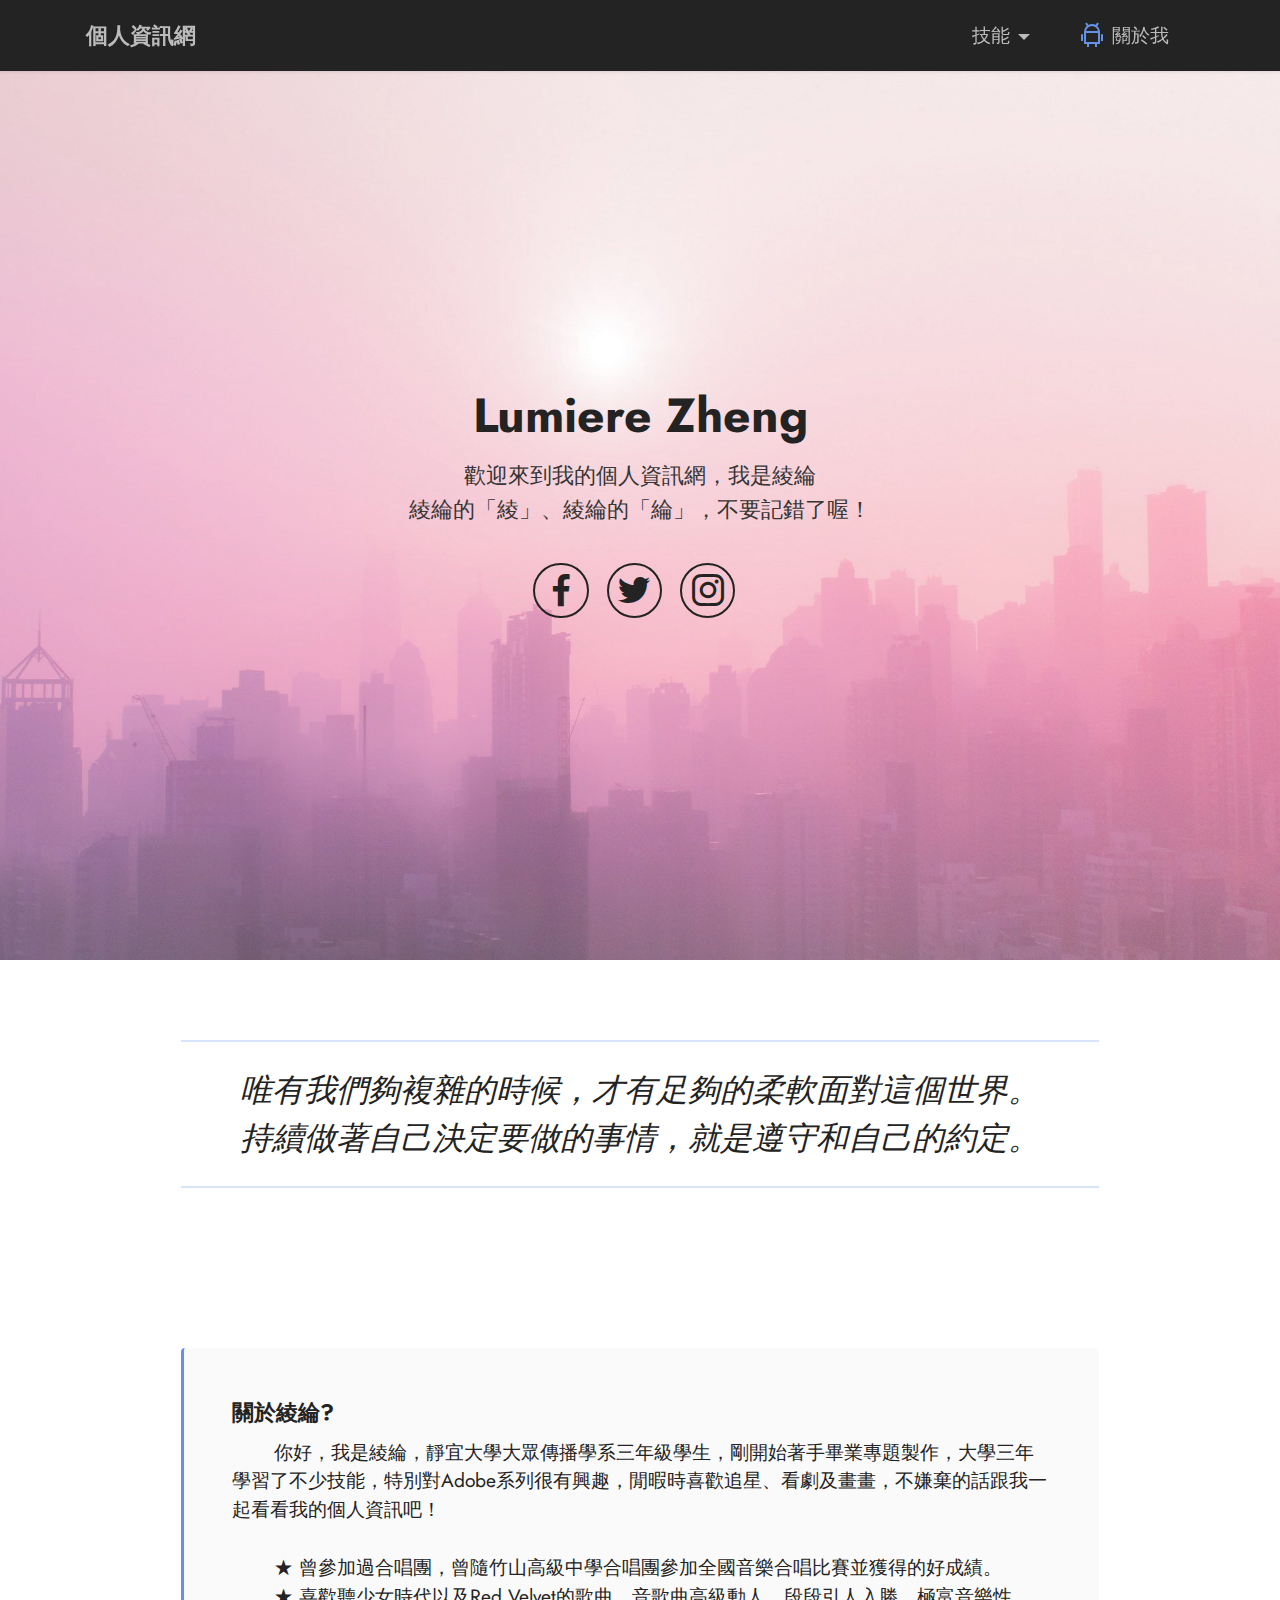
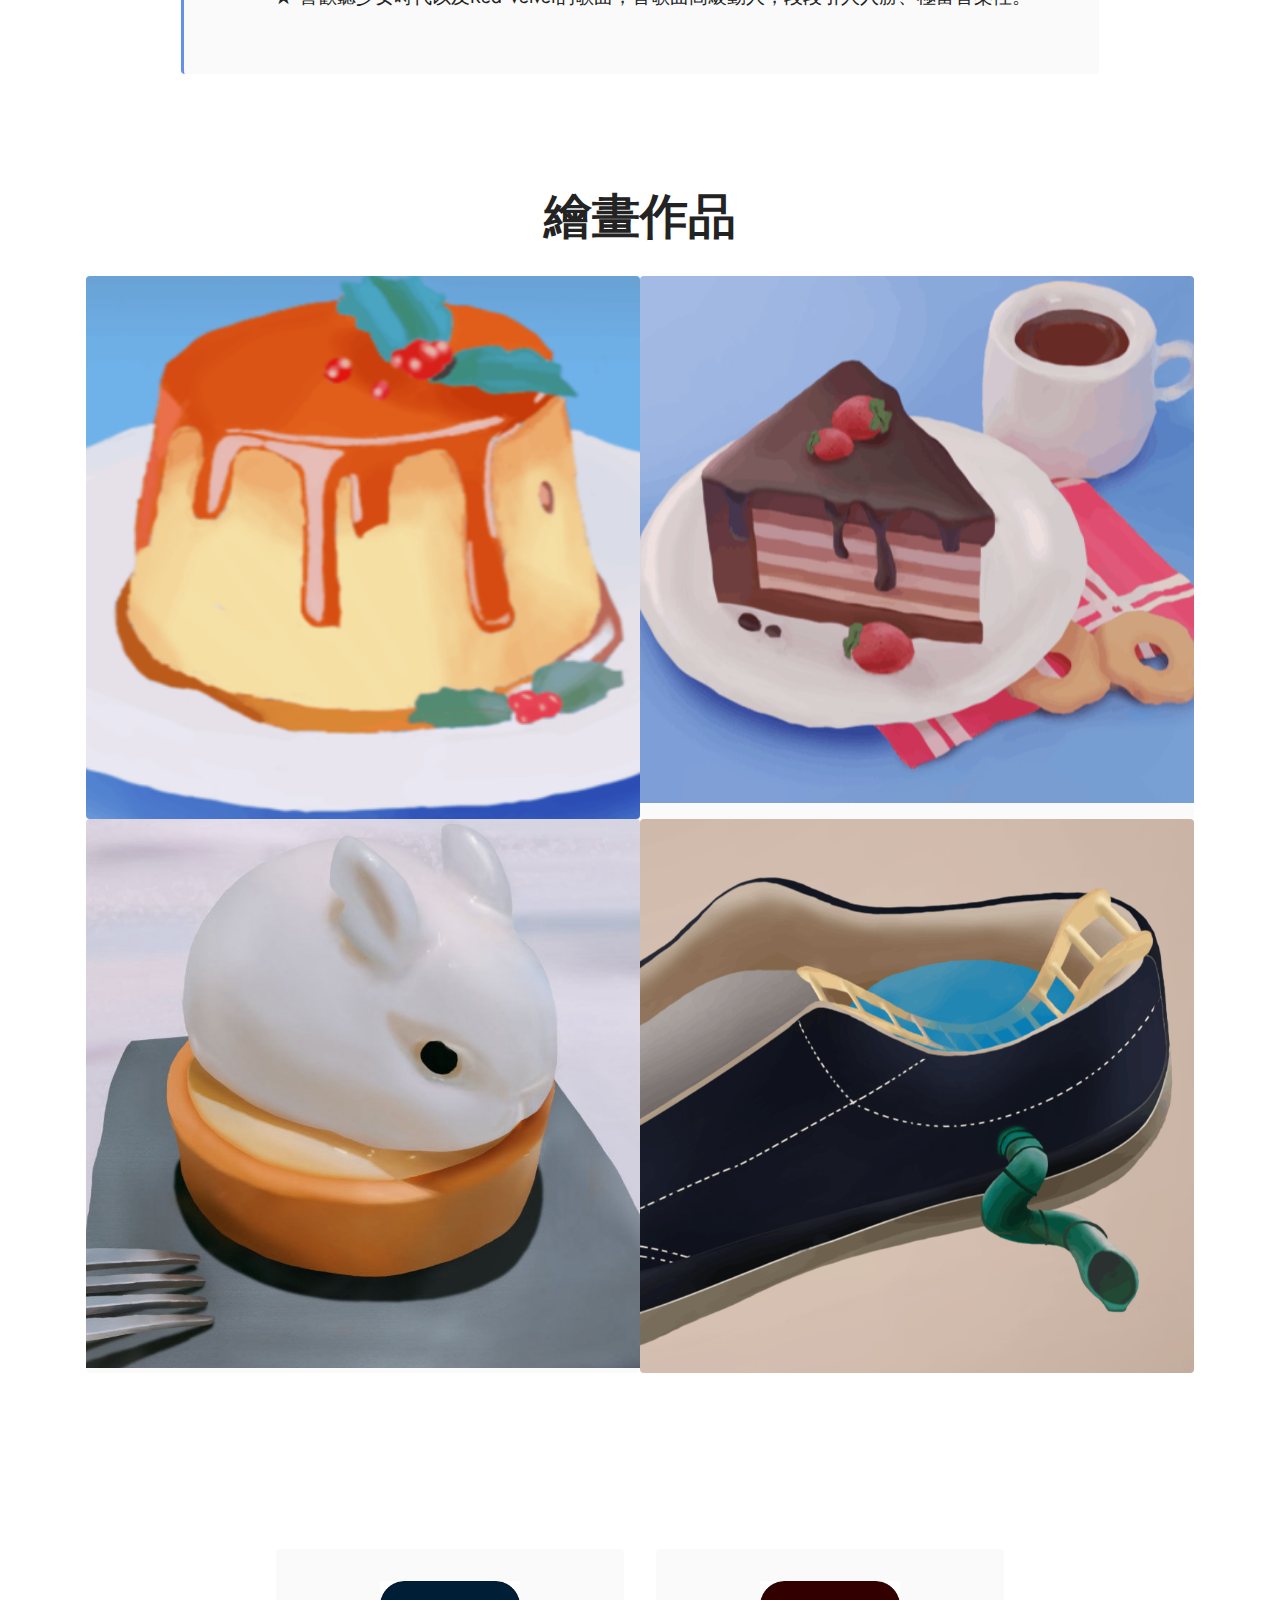
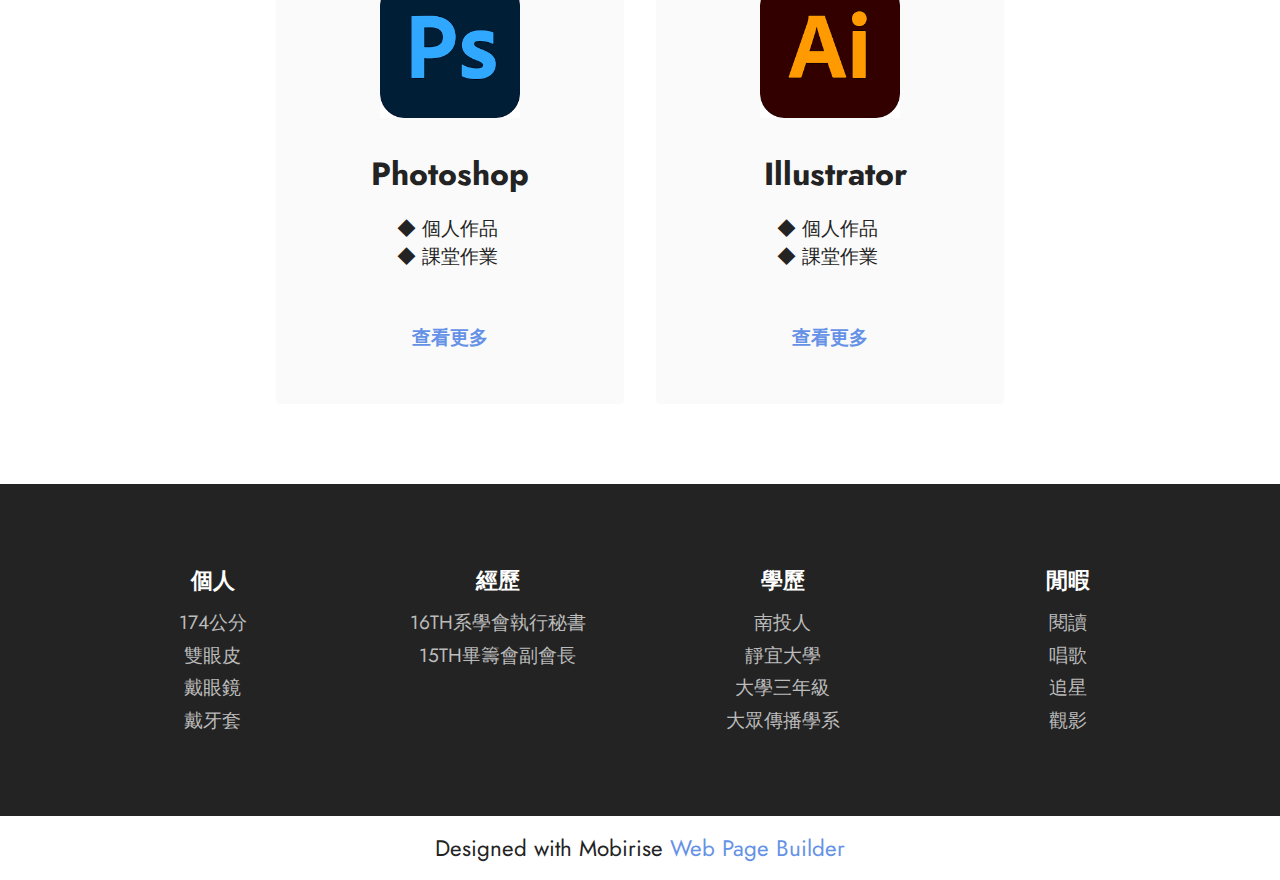
<file: index.html>
<!DOCTYPE html>
<html  >
<head>
  <!-- Site made with Mobirise Website Builder v5.6.5, https://mobirise.com -->
  <meta charset="UTF-8">
  <meta http-equiv="X-UA-Compatible" content="IE=edge">
  <meta name="generator" content="Mobirise v5.6.5, mobirise.com">
  <meta name="twitter:card" content="summary_large_image"/>
  <meta name="twitter:image:src" content="">
  <meta property="og:image" content="">
  <meta name="twitter:title" content="Home">
  <meta name="viewport" content="width=device-width, initial-scale=1, minimum-scale=1">
  <link rel="shortcut icon" href="assets/images/logo.png" type="image/x-icon">
  <meta name="description" content="">
  
  
  <title>Home</title>
  <link rel="stylesheet" href="assets/web/assets/mobirise-icons2/mobirise2.css">
  <link rel="stylesheet" href="assets/bootstrap/css/bootstrap.min.css">
  <link rel="stylesheet" href="assets/bootstrap/css/bootstrap-grid.min.css">
  <link rel="stylesheet" href="assets/bootstrap/css/bootstrap-reboot.min.css">
  <link rel="stylesheet" href="assets/dropdown/css/style.css">
  <link rel="stylesheet" href="assets/socicon/css/styles.css">
  <link rel="stylesheet" href="assets/theme/css/style.css">
  <link rel="preload" href="https://fonts.googleapis.com/css?family=Noto+Sans+JP:100,300,400,500,700,900&display=swap" as="style" onload="this.onload=null;this.rel='stylesheet'">
  <noscript><link rel="stylesheet" href="https://fonts.googleapis.com/css?family=Noto+Sans+JP:100,300,400,500,700,900&display=swap"></noscript>
  <link rel="preload" href="https://fonts.googleapis.com/css?family=Jost:100,200,300,400,500,600,700,800,900,100i,200i,300i,400i,500i,600i,700i,800i,900i&display=swap" as="style" onload="this.onload=null;this.rel='stylesheet'">
  <noscript><link rel="stylesheet" href="https://fonts.googleapis.com/css?family=Jost:100,200,300,400,500,600,700,800,900,100i,200i,300i,400i,500i,600i,700i,800i,900i&display=swap"></noscript>
  <link rel="preload" as="style" href="assets/mobirise/css/mbr-additional.css"><link rel="stylesheet" href="assets/mobirise/css/mbr-additional.css" type="text/css">
  
  
  
  
</head>
<body>
  
  <section data-bs-version="5.1" class="menu menu1 cid-t1EAezo8p9" once="menu" id="menu1-3">
    

    <nav class="navbar navbar-dropdown navbar-fixed-top navbar-expand-lg">
        <div class="container">
            <div class="navbar-brand">
                
                <span class="navbar-caption-wrap"><a class="navbar-caption text-warning text-primary display-7" href="index.html#top">個人資訊網<br></a></span>
            </div>
            <button class="navbar-toggler" type="button" data-toggle="collapse" data-bs-toggle="collapse" data-target="#navbarSupportedContent" data-bs-target="#navbarSupportedContent" aria-controls="navbarNavAltMarkup" aria-expanded="false" aria-label="Toggle navigation">
                <div class="hamburger">
                    <span></span>
                    <span></span>
                    <span></span>
                    <span></span>
                </div>
            </button>
            <div class="collapse navbar-collapse" id="navbarSupportedContent">
                <ul class="navbar-nav nav-dropdown nav-right" data-app-modern-menu="true"><li class="nav-item dropdown"><a class="nav-link link dropdown-toggle text-warning display-4" href="https://mobiri.se" data-toggle="dropdown-submenu" data-bs-toggle="dropdown" data-bs-auto-close="outside" aria-expanded="false">技能</a><div class="dropdown-menu" aria-labelledby="dropdown-476"><a class="dropdown-item show text-warning text-primary display-4" href="index.html#gallery1-m">繪畫</a><a class="dropdown-item text-warning text-primary display-4" href="index.html#clients2-b" aria-expanded="false">Adobe</a></div>
                    </li><li class="nav-item"><a class="nav-link link text-warning text-primary display-4" href="index.html#content7-9"><span class="mobi-mbri mobi-mbri-android mbr-iconfont mbr-iconfont-btn" style="color: rgb(101, 146, 230);"></span>關於我</a></li></ul>
                
                
            </div>
        </div>
    </nav>
</section>

<section data-bs-version="5.1" class="header13 cid-t1EAMsjUXX mbr-fullscreen" id="header13-4">

    

    <div class="mbr-overlay" style="opacity: 0.2; background-color: rgb(255, 255, 255);"></div>

    <div class="align-center container">
        <div class="row justify-content-center">
            <div class="col-12 col-lg-10">
                <h1 class="mbr-section-title mbr-fonts-style mb-3 display-2"><strong>Lumiere Zheng</strong></h1>
                
                <p class="mbr-text mbr-fonts-style mb-3 display-7">
                    歡迎來到我的個人資訊網，我是綾綸<br>綾綸的「綾」、綾綸的「綸」，不要記錯了喔！</p>
                
                <div class="social-row display-7 mt-5">
                    <div class="soc-item">
                        <a href="https://www.facebook.com/lun.lin.102" target="_blank">
                            <span class="mbr-iconfont socicon-facebook socicon"></span>
                        </a>
                    </div>
                    <div class="soc-item">
                        <a href="https://twitter.com/J_Ling_Lun" target="_blank">
                            <span class="mbr-iconfont socicon-twitter socicon"></span>
                        </a>
                    </div>
                    <div class="soc-item">
                        <a href="https://www.instagram.com/linglun0928/" target="_blank">
                            <span class="mbr-iconfont socicon-instagram socicon"></span>
                        </a>
                    </div>
                    
                    
                </div>
            </div>
        </div>
    </div>
</section>

<section data-bs-version="5.1" class="content6 cid-t1EC8J35Hp" id="content6-8">
    
    <div class="container">
        <div class="row justify-content-center">
            <div class="col-md-12 col-lg-10">
                <hr class="line">
                <p class="mbr-text align-center mbr-fonts-style my-4 display-5"><em>唯有我們夠複雜的時候，才有足夠的柔軟面對這個世界。</em><br><em>持續做著自己決定要做的事情，就是遵守和自己的約定。</em></p>
                <hr class="line">
            </div>
        </div>
    </div>
</section>

<section data-bs-version="5.1" class="content7 cid-t1EC95KfNE" id="content7-9">
    
    <div class="container">
        <div class="row justify-content-center">
            <div class="col-12 col-md-10">
                <blockquote>
                <h5 class="mbr-section-title mbr-fonts-style mb-2 display-7"><strong>關於綾綸?</strong></h5>
                <p class="mbr-text mbr-fonts-style display-4">&nbsp; &nbsp; &nbsp; &nbsp;你好，我是綾綸，靜宜大學大眾傳播學系三年級學生，剛開始著手畢業專題製作，大學三年學習了不少技能，特別對Adobe系列很有興趣，閒暇時喜歡追星、看劇及畫畫，不嫌棄的話跟我一起看看我的個人資訊吧！<br><br>&nbsp; &nbsp; &nbsp; &nbsp;★ 曾參加過合唱團，曾隨竹山高級中學合唱團參加全國音樂合唱比賽並獲得的好成績。<br>&nbsp; &nbsp; &nbsp; &nbsp;★ 喜歡聽少女時代以及Red Velvet的歌曲，音歌曲高級動人，段段引人入勝、極富音樂性。</p></blockquote>
            </div>
        </div>
    </div>
</section>

<section data-bs-version="5.1" class="gallery1 cid-t2f5cG89qw" id="gallery1-m">
    
    
    <div class="container">
        <div class="mbr-section-head">
            <h4 class="mbr-section-title mbr-fonts-style align-center mb-0 display-2">
                <strong>繪畫作品</strong></h4>
            
        </div>
        <div class="row mt-4">
            <div class="item features-image сol-12 col-md-6 col-lg-6 active">
                <div class="item-wrapper">
                    <div class="item-img">
                        <img src="assets/images/-577x564.png" alt="Mobirise Website Builder" data-slide-to="0" data-bs-slide-to="0">
                    </div>
                    
                    
                </div>
            </div>
            
            <div class="item features-image сol-12 col-md-6 col-lg-6">
                <div class="item-wrapper">
                    <div class="item-img">
                        <img src="assets/images/-592x563.png" alt="Mobirise Website Builder" data-slide-to="1" data-bs-slide-to="1">
                    </div>
                    
                    
                </div>
            </div>
            <div class="item features-image сol-12 col-md-6 col-lg-6">
                <div class="item-wrapper">
                    <div class="item-img">
                        <img src="assets/images/-968x960.jpeg" alt="Mobirise Website Builder" title="" data-slide-to="2" data-bs-slide-to="2">
                    </div>
                    
                    
                </div>
            </div><div class="item features-image сol-12 col-md-6 col-lg-6">
                <div class="item-wrapper">
                    <div class="item-img">
                        <img src="assets/images/-1890x945.png" alt="Mobirise Website Builder" title="" data-slide-to="3" data-bs-slide-to="3">
                    </div>
                    
                    
                </div>
            </div>
        </div>
    </div>
</section>

<section data-bs-version="5.1" class="clients2 cid-t1ECCTf0uk" id="clients2-b">

    

    
    <div class="container">
        <div class="row justify-content-center">
            <div class="card col-12 col-md-6 col-lg-4">
                <div class="card-wrapper">
                    <div class="img-wrapper">
                        <img src="assets/images/-227x222.png" alt="Mobirise Website Builder">
                    </div>
                    <div class="card-box align-center">
                        
                        <h5 class="card-title mbr-fonts-style mb-3 display-5">
                            <strong>Photoshop</strong></h5>
                        <p class="mbr-text mbr-fonts-style mb-4 display-4">◆ 個人作品&nbsp;<br>◆ 課堂作業&nbsp;<br></p>
                        <div class="mbr-section-btn mt-3"><a class="btn btn-primary-outline display-4" href="page1.html#top">查看更多</a></div>
                    </div>
                </div>
            </div>
            <div class="card col-12 col-md-6 col-lg-4">
                <div class="card-wrapper">
                    <div class="img-wrapper">
                        <img src="assets/images/-1-227x222.png" alt="Mobirise Website Builder">
                    </div>
                    <div class="card-box align-center">
                        
                        <h5 class="card-title mbr-fonts-style mb-3 display-5"><strong>&nbsp;Illustrator</strong></h5>
                        <p class="mbr-text mbr-fonts-style mb-4 display-4">◆ 個人作品&nbsp;<br>◆ 課堂作業&nbsp;</p>
                        <div class="mbr-section-btn mt-3"><a class="btn btn-primary-outline display-4" href="page2.html#top">查看更多</a></div>
                    </div>
                </div>
            </div>
            
            
        </div>
    </div>
</section>

<section data-bs-version="5.1" class="footer2 cid-t1ECJlq0nT" once="footers" id="footer2-f">

    
    
    <div class="container">
        <div class="row mbr-white">
            <div class="col-6 col-md-4 col-lg-3">
                <h5 class="mbr-section-subtitle mbr-fonts-style mb-2 display-7"><strong>個人</strong></h5>
                <ul class="list mbr-fonts-style display-4">
                    <li class="mbr-text item-wrap">174公分</li>
                    <li class="mbr-text item-wrap">雙眼皮</li><li class="mbr-text item-wrap">戴眼鏡</li><li class="mbr-text item-wrap">戴牙套</li>
                </ul>
            </div>
            <div class="col-6 col-md-4 col-lg-3">
                <h5 class="mbr-section-subtitle mbr-fonts-style mb-2 display-7">
                    <strong>經歷</strong></h5>
                <ul class="list mbr-fonts-style display-4">
                    <li class="mbr-text item-wrap">16TH系學會執行秘書</li>
                    <li class="mbr-text item-wrap">15TH畢籌會副會長</li>
                </ul>
            </div>
            <div class="col-6 col-md-4 col-lg-3">
                <h5 class="mbr-section-subtitle mbr-fonts-style mb-2 display-7"><strong>學歷</strong></h5>
                <ul class="list mbr-fonts-style display-4">
                    <li class="mbr-text item-wrap">南投人
</li><li class="mbr-text item-wrap">靜宜大學
</li><li class="mbr-text item-wrap">大學三年級
</li><li class="mbr-text item-wrap">大眾傳播學系</li>
                </ul>
            </div>
            <div class="col-6 col-md-4 col-lg-3">
                <h5 class="mbr-section-subtitle mbr-fonts-style mb-2 display-7"><strong>閒暇</strong></h5>
                <ul class="list mbr-fonts-style display-4">
                    <li class="mbr-text item-wrap"><span style="font-size: 1.2rem;">閱讀</span><br></li><li class="mbr-text item-wrap">唱歌
</li><li class="mbr-text item-wrap">追星
</li><li class="mbr-text item-wrap">觀影</li>
                </ul>
            </div>
            
        </div>
    </div>
</section><section class="display-7" style="padding: 0;align-items: center;justify-content: center;flex-wrap: wrap;    align-content: center;display: flex;position: relative;height: 4rem;"><a href="https://mobiri.se/2739103" style="flex: 1 1;height: 4rem;position: absolute;width: 100%;z-index: 1;"><img alt="" style="height: 4rem;" src="[data-uri]"></a><p style="margin: 0;text-align: center;" class="display-7">Designed with Mobirise &#8204;</p><a style="z-index:1" href="https://mobirise.com/web-page-maker.html">Web Page Builder</a></section><script src="assets/bootstrap/js/bootstrap.bundle.min.js"></script>  <script src="assets/smoothscroll/smooth-scroll.js"></script>  <script src="assets/ytplayer/index.js"></script>  <script src="assets/dropdown/js/navbar-dropdown.js"></script>  <script src="assets/theme/js/script.js"></script>  
  
  
</body>
</html>
</file>
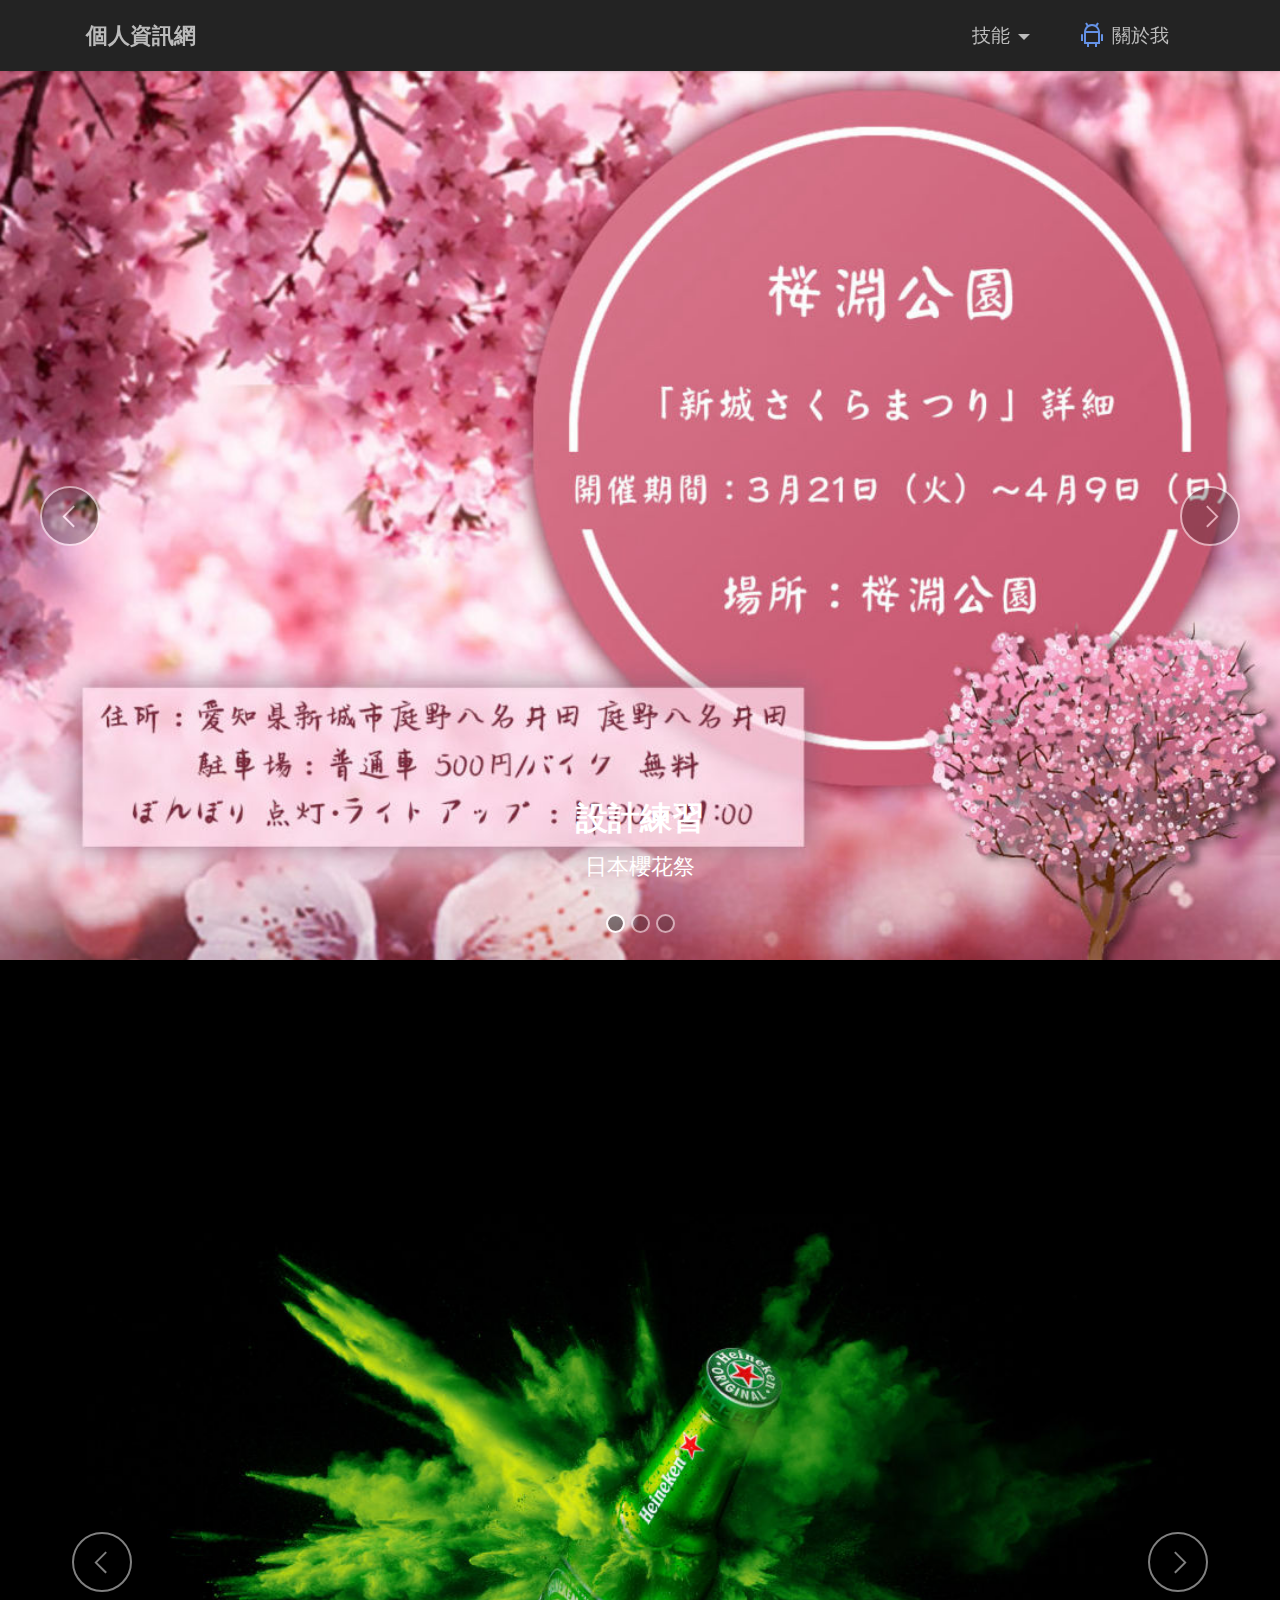
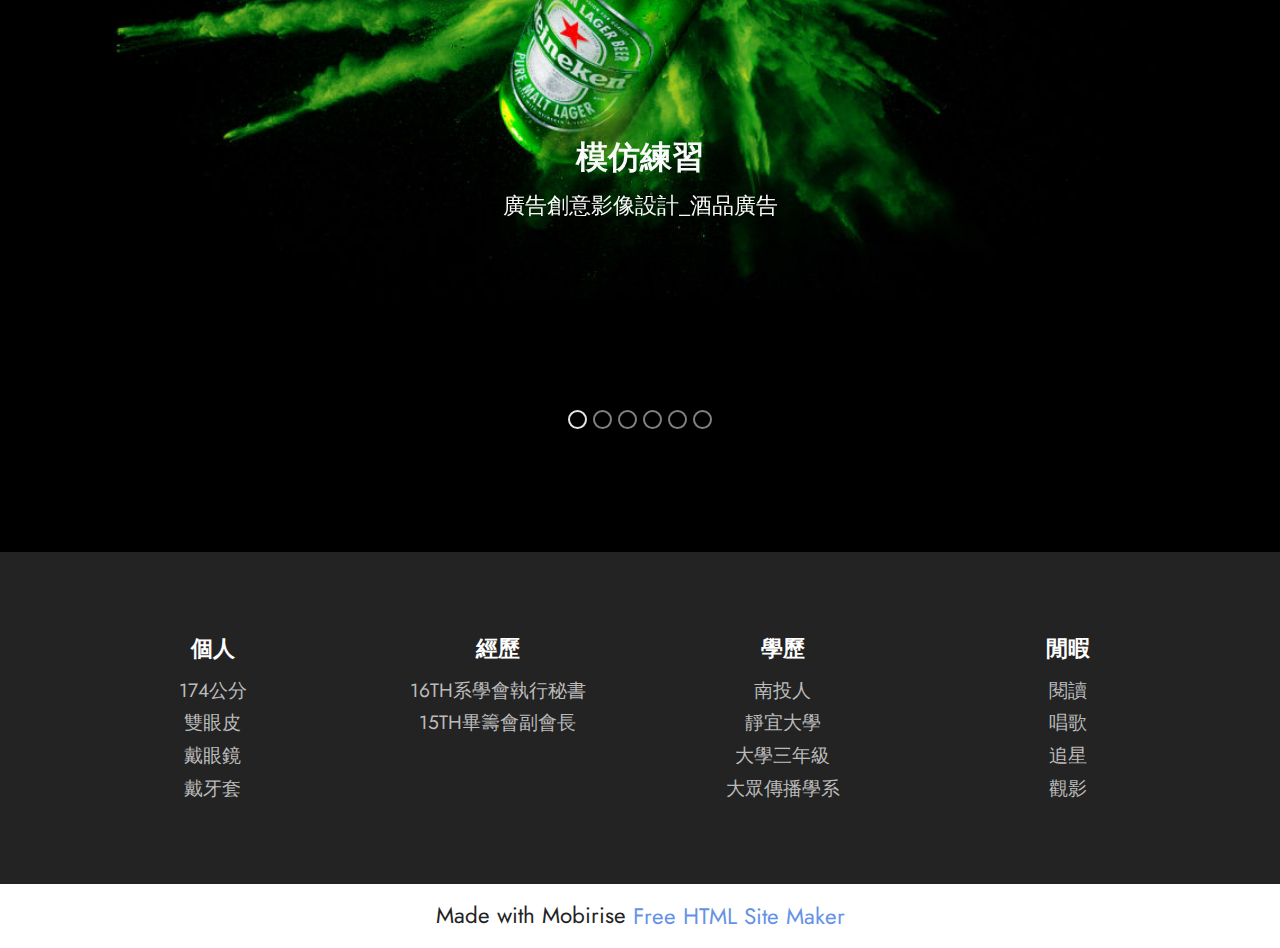
<file: page1.html>
<!DOCTYPE html>
<html  >
<head>
  <!-- Site made with Mobirise Website Builder v5.6.5, https://mobirise.com -->
  <meta charset="UTF-8">
  <meta http-equiv="X-UA-Compatible" content="IE=edge">
  <meta name="generator" content="Mobirise v5.6.5, mobirise.com">
  <meta name="twitter:card" content="summary_large_image"/>
  <meta name="twitter:image:src" content="">
  <meta property="og:image" content="">
  <meta name="twitter:title" content="PS">
  <meta name="viewport" content="width=device-width, initial-scale=1, minimum-scale=1">
  <link rel="shortcut icon" href="assets/images/logo.png" type="image/x-icon">
  <meta name="description" content="">
  
  
  <title>PS</title>
  <link rel="stylesheet" href="assets/web/assets/mobirise-icons2/mobirise2.css">
  <link rel="stylesheet" href="assets/bootstrap/css/bootstrap.min.css">
  <link rel="stylesheet" href="assets/bootstrap/css/bootstrap-grid.min.css">
  <link rel="stylesheet" href="assets/bootstrap/css/bootstrap-reboot.min.css">
  <link rel="stylesheet" href="assets/dropdown/css/style.css">
  <link rel="stylesheet" href="assets/socicon/css/styles.css">
  <link rel="stylesheet" href="assets/theme/css/style.css">
  <link rel="preload" href="https://fonts.googleapis.com/css?family=Noto+Sans+JP:100,300,400,500,700,900&display=swap" as="style" onload="this.onload=null;this.rel='stylesheet'">
  <noscript><link rel="stylesheet" href="https://fonts.googleapis.com/css?family=Noto+Sans+JP:100,300,400,500,700,900&display=swap"></noscript>
  <link rel="preload" href="https://fonts.googleapis.com/css?family=Jost:100,200,300,400,500,600,700,800,900,100i,200i,300i,400i,500i,600i,700i,800i,900i&display=swap" as="style" onload="this.onload=null;this.rel='stylesheet'">
  <noscript><link rel="stylesheet" href="https://fonts.googleapis.com/css?family=Jost:100,200,300,400,500,600,700,800,900,100i,200i,300i,400i,500i,600i,700i,800i,900i&display=swap"></noscript>
  <link rel="preload" as="style" href="assets/mobirise/css/mbr-additional.css"><link rel="stylesheet" href="assets/mobirise/css/mbr-additional.css" type="text/css">
  
  
  
  
</head>
<body>
  
  <section data-bs-version="5.1" class="menu menu1 cid-t1EAezo8p9" once="menu" id="menu1-j">
    

    <nav class="navbar navbar-dropdown navbar-fixed-top navbar-expand-lg">
        <div class="container">
            <div class="navbar-brand">
                
                <span class="navbar-caption-wrap"><a class="navbar-caption text-warning text-primary display-7" href="index.html#top">個人資訊網<br></a></span>
            </div>
            <button class="navbar-toggler" type="button" data-toggle="collapse" data-bs-toggle="collapse" data-target="#navbarSupportedContent" data-bs-target="#navbarSupportedContent" aria-controls="navbarNavAltMarkup" aria-expanded="false" aria-label="Toggle navigation">
                <div class="hamburger">
                    <span></span>
                    <span></span>
                    <span></span>
                    <span></span>
                </div>
            </button>
            <div class="collapse navbar-collapse" id="navbarSupportedContent">
                <ul class="navbar-nav nav-dropdown nav-right" data-app-modern-menu="true"><li class="nav-item dropdown"><a class="nav-link link dropdown-toggle text-warning display-4" href="https://mobiri.se" data-toggle="dropdown-submenu" data-bs-toggle="dropdown" data-bs-auto-close="outside" aria-expanded="false">技能</a><div class="dropdown-menu" aria-labelledby="dropdown-476"><a class="dropdown-item show text-warning text-primary display-4" href="index.html#gallery1-m">繪畫</a><a class="dropdown-item text-warning text-primary display-4" href="index.html#clients2-b" aria-expanded="false">Adobe</a></div>
                    </li><li class="nav-item"><a class="nav-link link text-warning text-primary display-4" href="index.html#content7-9"><span class="mobi-mbri mobi-mbri-android mbr-iconfont mbr-iconfont-btn" style="color: rgb(101, 146, 230);"></span>關於我</a></li></ul>
                
                
            </div>
        </div>
    </nav>
</section>

<section data-bs-version="5.1" class="slider1 cid-t2fdeYi02l mbr-fullscreen" id="slider1-p">
    
    <div class="carousel slide" id="t2fjGSL4Hp" data-interval="5000" data-bs-interval="5000">
        <ol class="carousel-indicators">
            <li data-slide-to="0" data-bs-slide-to="0" class="active" data-target="#t2fjGSL4Hp" data-bs-target="#t2fjGSL4Hp"></li>
            <li data-slide-to="1" data-bs-slide-to="1" data-target="#t2fjGSL4Hp" data-bs-target="#t2fjGSL4Hp"></li>
            <li data-slide-to="2" data-bs-slide-to="2" data-target="#t2fjGSL4Hp" data-bs-target="#t2fjGSL4Hp"></li>
        </ol>
        <div class="carousel-inner">
            <div class="carousel-item slider-image item active">
                <div class="item-wrapper">
                    <img class="d-block w-100" src="assets/images/-11-1080x884.jpg" alt="Mobirise Website Builder">
                    
                    <div class="carousel-caption">
                        <h5 class="mbr-section-subtitle mbr-fonts-style display-5">
                            <strong>設計練習</strong></h5>
                        <p class="mbr-section-text mbr-fonts-style display-7">日本櫻花祭</p>
                    </div>
                </div>
            </div>
            <div class="carousel-item slider-image item">
                <div class="item-wrapper">
                    <img class="d-block w-100" src="assets/images/-1320x900.jpg" alt="Mobirise Website Builder">
                    
                    <div class="carousel-caption">
                        <h5 class="mbr-section-subtitle mbr-fonts-style display-5">
                            <strong>設計練習</strong></h5>
                        <p class="mbr-section-text mbr-fonts-style display-7">Airwaves薄荷錠</p>
                    </div>
                </div>
            </div>
            <div class="carousel-item slider-image item">
                <div class="item-wrapper">
                    <img class="d-block w-100" src="assets/images/-1080x1320.jpg" alt="Mobirise Website Builder">
                    
                    <div class="carousel-caption">
                        <h5 class="mbr-section-subtitle mbr-fonts-style display-5">
                            <strong>設計練習</strong></h5>
                        <p class="mbr-section-text mbr-fonts-style display-7">蔬食豚骨辣湯麵</p>
                    </div>
                </div>
            </div>
        </div>
        <a class="carousel-control carousel-control-prev" role="button" data-slide="prev" data-bs-slide="prev" href="#t2fjGSL4Hp">
            <span class="mobi-mbri mobi-mbri-arrow-prev" aria-hidden="true"></span>
            <span class="sr-only visually-hidden">Previous</span>
        </a>
        <a class="carousel-control carousel-control-next" role="button" data-slide="next" data-bs-slide="next" href="#t2fjGSL4Hp">
            <span class="mobi-mbri mobi-mbri-arrow-next" aria-hidden="true"></span>
            <span class="sr-only visually-hidden">Next</span>
        </a>
    </div>
</section>

<section data-bs-version="5.1" class="slider2 cid-t2fcHqPTWL" id="slider2-o">
    

    
    <div class="container-fluid">
        <div class="row justify-content-center">
            <div class="col-12 col-md-10 col-lg-12">
                <div class="carousel slide" id="t2fjGTqgGr" data-interval="5000" data-bs-interval="5000">
                    
                    <ol class="carousel-indicators">
                        <li data-slide-to="0" data-bs-slide-to="0" class="active" data-target="#t2fjGTqgGr" data-bs-target="#t2fjGTqgGr"></li>
                        <li data-slide-to="1" data-bs-slide-to="1" data-target="#t2fjGTqgGr" data-bs-target="#t2fjGTqgGr"></li>
                        <li data-slide-to="2" data-bs-slide-to="2" data-target="#t2fjGTqgGr" data-bs-target="#t2fjGTqgGr"></li><li data-slide-to="3" data-bs-slide-to="3" data-target="#t2fjGTqgGr" data-bs-target="#t2fjGTqgGr"></li><li data-slide-to="4" data-bs-slide-to="4" data-target="#t2fjGTqgGr" data-bs-target="#t2fjGTqgGr"></li><li data-slide-to="5" data-bs-slide-to="5" data-target="#t2fjGTqgGr" data-bs-target="#t2fjGTqgGr"></li>
                    </ol>
                    <div class="carousel-inner">
                        <div class="carousel-item slider-image item active">
                            <div class="item-wrapper">
                                <img class="d-block w-100" src="assets/images/-1080x608.jpg" alt="Mobirise Website Builder" data-slide-to="0" data-bs-slide-to="0">
                                <div class="carousel-caption d-none d-md-block">
                                    <h5 class="mbr-section-subtitle mbr-fonts-style display-5"><strong>模仿練習</strong></h5>
                                    <p class="mbr-section-text mbr-fonts-style display-7">
                                        廣告創意影像設計_酒品廣告</p>
                                </div>
                            </div>
                        </div>
                        <div class="carousel-item slider-image item">
                            <div class="item-wrapper">
                                <img class="d-block w-100" src="assets/images/-1748x2480.jpg" alt="Mobirise Website Builder" data-slide-to="1" data-bs-slide-to="1">
                                <div class="carousel-caption d-none d-md-block">
                                    <h5 class="mbr-section-subtitle mbr-fonts-style display-5">
                                        <strong>模仿練習</strong></h5>
                                    <p class="mbr-section-text mbr-fonts-style display-7">
                                        廣告創意影像設計_飲料廣告</p>
                                </div>
                            </div>
                        </div>
                        <div class="carousel-item slider-image item">
                            <div class="item-wrapper">
                                <img class="d-block w-100" src="assets/images/0.-1748x2480.jpg" alt="Mobirise Website Builder" data-slide-to="2" data-bs-slide-to="2">
                                <div class="carousel-caption d-none d-md-block">
                                    <h5 class="mbr-section-subtitle mbr-fonts-style display-5">
                                        <strong>模仿練習</strong></h5>
                                    <p class="mbr-section-text mbr-fonts-style display-7">
                                        廣告創意影像設計_電玩、電影廣告</p>
                                </div>
                            </div>
                        </div><div class="carousel-item slider-image item">
                            <div class="item-wrapper">
                                <img class="d-block w-100" src="assets/images/-1748x983.jpg" alt="Mobirise Website Builder" data-slide-to="3" data-bs-slide-to="3">
                                <div class="carousel-caption d-none d-md-block">
                                    <h5 class="mbr-section-subtitle mbr-fonts-style display-5">
                                        <strong>模仿練習</strong></h5>
                                    <p class="mbr-section-text mbr-fonts-style display-7">
                                        意境式設計</p>
                                </div>
                            </div>
                        </div><div class="carousel-item slider-image item">
                            <div class="item-wrapper">
                                <img class="d-block w-100" src="assets/images/-1748x2473.jpg" alt="Mobirise Website Builder" data-slide-to="4" data-bs-slide-to="4">
                                <div class="carousel-caption d-none d-md-block">
                                    <h5 class="mbr-section-subtitle mbr-fonts-style display-5">
                                        <strong>模仿練習</strong></h5>
                                    <p class="mbr-section-text mbr-fonts-style display-7">
                                        藝術類廣告</p>
                                </div>
                            </div>
                        </div><div class="carousel-item slider-image item">
                            <div class="item-wrapper">
                                <img class="d-block w-100" src="assets/images/-1748x1232.jpg" alt="Mobirise Website Builder" data-slide-to="5" data-bs-slide-to="5">
                                <div class="carousel-caption d-none d-md-block">
                                    <h5 class="mbr-section-subtitle mbr-fonts-style display-5">
                                        <strong>模仿練習</strong></h5>
                                    <p class="mbr-section-text mbr-fonts-style display-7">
                                        藝術類廣告</p>
                                </div>
                            </div>
                        </div>
                    </div>
                    <a class="carousel-control carousel-control-prev" role="button" data-slide="prev" data-bs-slide="prev" href="#t2fjGTqgGr">
                        <span class="mobi-mbri mobi-mbri-arrow-prev" aria-hidden="true"></span>
                        <span class="sr-only visually-hidden">Previous</span>
                    </a>
                    <a class="carousel-control carousel-control-next" role="button" data-slide="next" data-bs-slide="next" href="#t2fjGTqgGr">
                        <span class="mobi-mbri mobi-mbri-arrow-next" aria-hidden="true"></span>
                        <span class="sr-only visually-hidden">Next</span>
                    </a>
                </div>
            </div>
        </div>
    </div>
</section>

<section data-bs-version="5.1" class="footer2 cid-t1ECJlq0nT" once="footers" id="footer2-k">

    
    
    <div class="container">
        <div class="row mbr-white">
            <div class="col-6 col-md-4 col-lg-3">
                <h5 class="mbr-section-subtitle mbr-fonts-style mb-2 display-7"><strong>個人</strong></h5>
                <ul class="list mbr-fonts-style display-4">
                    <li class="mbr-text item-wrap">174公分</li>
                    <li class="mbr-text item-wrap">雙眼皮</li><li class="mbr-text item-wrap">戴眼鏡</li><li class="mbr-text item-wrap">戴牙套</li>
                </ul>
            </div>
            <div class="col-6 col-md-4 col-lg-3">
                <h5 class="mbr-section-subtitle mbr-fonts-style mb-2 display-7">
                    <strong>經歷</strong></h5>
                <ul class="list mbr-fonts-style display-4">
                    <li class="mbr-text item-wrap">16TH系學會執行秘書</li>
                    <li class="mbr-text item-wrap">15TH畢籌會副會長</li>
                </ul>
            </div>
            <div class="col-6 col-md-4 col-lg-3">
                <h5 class="mbr-section-subtitle mbr-fonts-style mb-2 display-7"><strong>學歷</strong></h5>
                <ul class="list mbr-fonts-style display-4">
                    <li class="mbr-text item-wrap">南投人
</li><li class="mbr-text item-wrap">靜宜大學
</li><li class="mbr-text item-wrap">大學三年級
</li><li class="mbr-text item-wrap">大眾傳播學系</li>
                </ul>
            </div>
            <div class="col-6 col-md-4 col-lg-3">
                <h5 class="mbr-section-subtitle mbr-fonts-style mb-2 display-7"><strong>閒暇</strong></h5>
                <ul class="list mbr-fonts-style display-4">
                    <li class="mbr-text item-wrap"><span style="font-size: 1.2rem;">閱讀</span><br></li><li class="mbr-text item-wrap">唱歌
</li><li class="mbr-text item-wrap">追星
</li><li class="mbr-text item-wrap">觀影</li>
                </ul>
            </div>
            
        </div>
    </div>
</section><section class="display-7" style="padding: 0;align-items: center;justify-content: center;flex-wrap: wrap;    align-content: center;display: flex;position: relative;height: 4rem;"><a href="https://mobiri.se/2739103" style="flex: 1 1;height: 4rem;position: absolute;width: 100%;z-index: 1;"><img alt="" style="height: 4rem;" src="[data-uri]"></a><p style="margin: 0;text-align: center;" class="display-7">Made with Mobirise &#8204;</p><a style="z-index:1" href="https://mobirise.com/html-builder.html">Free HTML Site Maker</a></section><script src="assets/bootstrap/js/bootstrap.bundle.min.js"></script>  <script src="assets/smoothscroll/smooth-scroll.js"></script>  <script src="assets/ytplayer/index.js"></script>  <script src="assets/dropdown/js/navbar-dropdown.js"></script>  <script src="assets/theme/js/script.js"></script>  
  
  
</body>
</html>
</file>
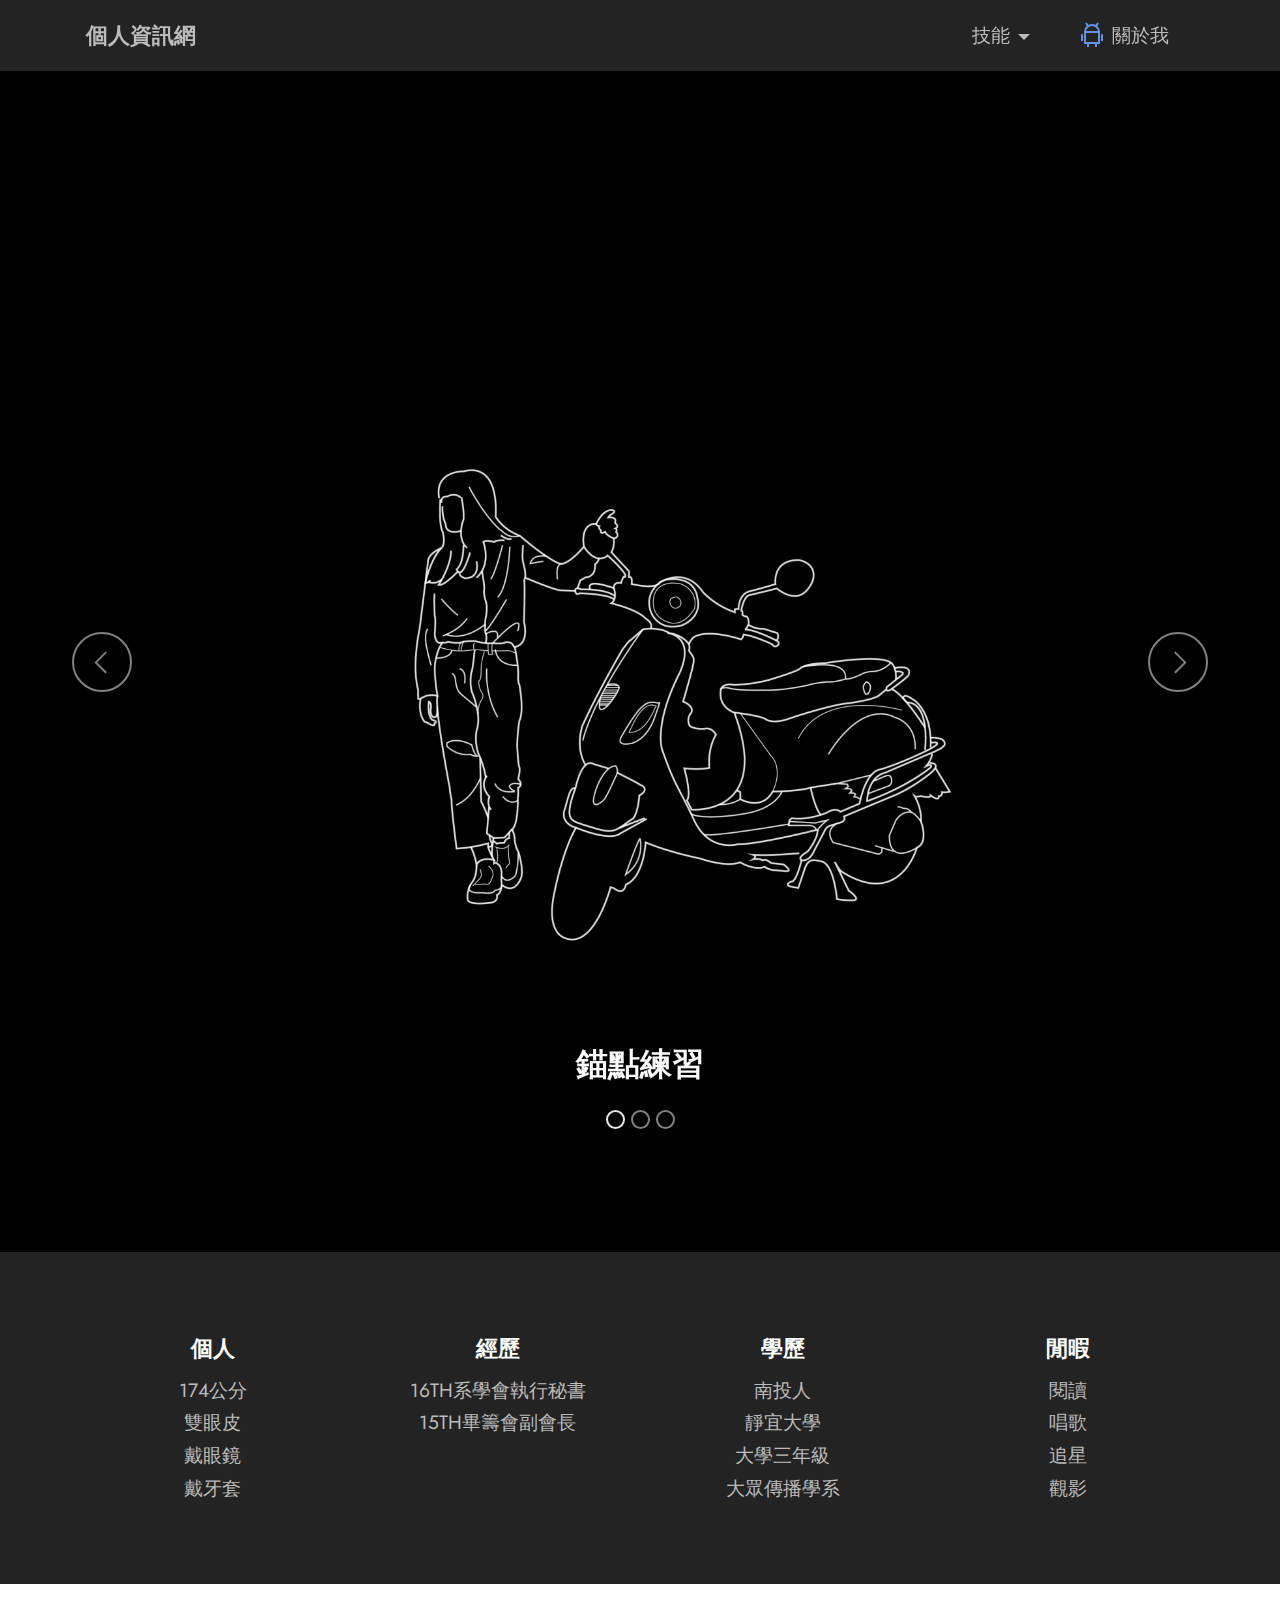
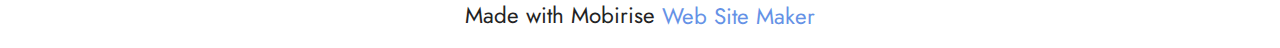
<file: page2.html>
<!DOCTYPE html>
<html  >
<head>
  <!-- Site made with Mobirise Website Builder v5.6.5, https://mobirise.com -->
  <meta charset="UTF-8">
  <meta http-equiv="X-UA-Compatible" content="IE=edge">
  <meta name="generator" content="Mobirise v5.6.5, mobirise.com">
  <meta name="twitter:card" content="summary_large_image"/>
  <meta name="twitter:image:src" content="">
  <meta property="og:image" content="">
  <meta name="twitter:title" content="AI">
  <meta name="viewport" content="width=device-width, initial-scale=1, minimum-scale=1">
  <link rel="shortcut icon" href="assets/images/logo.png" type="image/x-icon">
  <meta name="description" content="">
  
  
  <title>AI</title>
  <link rel="stylesheet" href="assets/web/assets/mobirise-icons2/mobirise2.css">
  <link rel="stylesheet" href="assets/bootstrap/css/bootstrap.min.css">
  <link rel="stylesheet" href="assets/bootstrap/css/bootstrap-grid.min.css">
  <link rel="stylesheet" href="assets/bootstrap/css/bootstrap-reboot.min.css">
  <link rel="stylesheet" href="assets/dropdown/css/style.css">
  <link rel="stylesheet" href="assets/socicon/css/styles.css">
  <link rel="stylesheet" href="assets/theme/css/style.css">
  <link rel="preload" href="https://fonts.googleapis.com/css?family=Noto+Sans+JP:100,300,400,500,700,900&display=swap" as="style" onload="this.onload=null;this.rel='stylesheet'">
  <noscript><link rel="stylesheet" href="https://fonts.googleapis.com/css?family=Noto+Sans+JP:100,300,400,500,700,900&display=swap"></noscript>
  <link rel="preload" href="https://fonts.googleapis.com/css?family=Jost:100,200,300,400,500,600,700,800,900,100i,200i,300i,400i,500i,600i,700i,800i,900i&display=swap" as="style" onload="this.onload=null;this.rel='stylesheet'">
  <noscript><link rel="stylesheet" href="https://fonts.googleapis.com/css?family=Jost:100,200,300,400,500,600,700,800,900,100i,200i,300i,400i,500i,600i,700i,800i,900i&display=swap"></noscript>
  <link rel="preload" as="style" href="assets/mobirise/css/mbr-additional.css"><link rel="stylesheet" href="assets/mobirise/css/mbr-additional.css" type="text/css">
  
  
  
  
</head>
<body>
  
  <section data-bs-version="5.1" class="menu menu1 cid-t2fgYpVQuy" once="menu" id="menu1-r">
    

    <nav class="navbar navbar-dropdown navbar-fixed-top navbar-expand-lg">
        <div class="container">
            <div class="navbar-brand">
                
                <span class="navbar-caption-wrap"><a class="navbar-caption text-warning text-primary display-7" href="index.html#top">個人資訊網<br></a></span>
            </div>
            <button class="navbar-toggler" type="button" data-toggle="collapse" data-bs-toggle="collapse" data-target="#navbarSupportedContent" data-bs-target="#navbarSupportedContent" aria-controls="navbarNavAltMarkup" aria-expanded="false" aria-label="Toggle navigation">
                <div class="hamburger">
                    <span></span>
                    <span></span>
                    <span></span>
                    <span></span>
                </div>
            </button>
            <div class="collapse navbar-collapse" id="navbarSupportedContent">
                <ul class="navbar-nav nav-dropdown nav-right" data-app-modern-menu="true"><li class="nav-item dropdown"><a class="nav-link link dropdown-toggle text-warning display-4" href="https://mobiri.se" data-toggle="dropdown-submenu" data-bs-toggle="dropdown" data-bs-auto-close="outside" aria-expanded="false">技能</a><div class="dropdown-menu" aria-labelledby="dropdown-476"><a class="dropdown-item show text-warning text-primary display-4" href="index.html#gallery1-m">繪畫</a><a class="dropdown-item text-warning text-primary display-4" href="index.html#clients2-b" aria-expanded="false">Adobe</a></div>
                    </li><li class="nav-item"><a class="nav-link link text-warning text-primary display-4" href="index.html#content7-9"><span class="mobi-mbri mobi-mbri-android mbr-iconfont mbr-iconfont-btn" style="color: rgb(101, 146, 230);"></span>關於我</a></li></ul>
                
                
            </div>
        </div>
    </nav>
</section>

<section data-bs-version="5.1" class="slider2 cid-t2fgYqkDds" id="slider2-s">
    

    
    <div class="container-fluid">
        <div class="row justify-content-center">
            <div class="col-12 col-md-10 col-lg-12">
                <div class="carousel slide" id="t2fjGX0PYw" data-interval="5000" data-bs-interval="5000">
                    
                    <ol class="carousel-indicators">
                        <li data-slide-to="0" data-bs-slide-to="0" class="active" data-target="#t2fjGX0PYw" data-bs-target="#t2fjGX0PYw"></li>
                        <li data-slide-to="1" data-bs-slide-to="1" data-target="#t2fjGX0PYw" data-bs-target="#t2fjGX0PYw"></li>
                        <li data-slide-to="2" data-bs-slide-to="2" data-target="#t2fjGX0PYw" data-bs-target="#t2fjGX0PYw"></li>
                    </ol>
                    <div class="carousel-inner">
                        <div class="carousel-item slider-image item active">
                            <div class="item-wrapper">
                                <img class="d-block w-100" src="assets/images/-1080x1532.png" alt="Mobirise Website Builder" data-slide-to="0" data-bs-slide-to="0">
                                <div class="carousel-caption d-none d-md-block">
                                    <h5 class="mbr-section-subtitle mbr-fonts-style display-5"><strong>錨點練習</strong></h5>
                                    
                                </div>
                            </div>
                        </div>
                        <div class="carousel-item slider-image item">
                            <div class="item-wrapper">
                                <img class="d-block w-100" src="assets/images/4-1748x2477.png" alt="Mobirise Website Builder" data-slide-to="1" data-bs-slide-to="1">
                                <div class="carousel-caption d-none d-md-block">
                                    <h5 class="mbr-section-subtitle mbr-fonts-style display-5">
                                        <strong>海報設計</strong></h5>
                                    
                                </div>
                            </div>
                        </div>
                        <div class="carousel-item slider-image item">
                            <div class="item-wrapper">
                                <img class="d-block w-100" src="assets/images/1-1587x2256.png" alt="Mobirise Website Builder" data-slide-to="2" data-bs-slide-to="2">
                                <div class="carousel-caption d-none d-md-block">
                                    <h5 class="mbr-section-subtitle mbr-fonts-style display-5">
                                        <strong>排版練習</strong></h5>
                                    
                                </div>
                            </div>
                        </div>
                    </div>
                    <a class="carousel-control carousel-control-prev" role="button" data-slide="prev" data-bs-slide="prev" href="#t2fjGX0PYw">
                        <span class="mobi-mbri mobi-mbri-arrow-prev" aria-hidden="true"></span>
                        <span class="sr-only visually-hidden">Previous</span>
                    </a>
                    <a class="carousel-control carousel-control-next" role="button" data-slide="next" data-bs-slide="next" href="#t2fjGX0PYw">
                        <span class="mobi-mbri mobi-mbri-arrow-next" aria-hidden="true"></span>
                        <span class="sr-only visually-hidden">Next</span>
                    </a>
                </div>
            </div>
        </div>
    </div>
</section>

<section data-bs-version="5.1" class="footer2 cid-t2fgYqRw52" once="footers" id="footer2-t">

    
    
    <div class="container">
        <div class="row mbr-white">
            <div class="col-6 col-md-4 col-lg-3">
                <h5 class="mbr-section-subtitle mbr-fonts-style mb-2 display-7"><strong>個人</strong></h5>
                <ul class="list mbr-fonts-style display-4">
                    <li class="mbr-text item-wrap">174公分</li>
                    <li class="mbr-text item-wrap">雙眼皮</li><li class="mbr-text item-wrap">戴眼鏡</li><li class="mbr-text item-wrap">戴牙套</li>
                </ul>
            </div>
            <div class="col-6 col-md-4 col-lg-3">
                <h5 class="mbr-section-subtitle mbr-fonts-style mb-2 display-7">
                    <strong>經歷</strong></h5>
                <ul class="list mbr-fonts-style display-4">
                    <li class="mbr-text item-wrap">16TH系學會執行秘書</li>
                    <li class="mbr-text item-wrap">15TH畢籌會副會長</li>
                </ul>
            </div>
            <div class="col-6 col-md-4 col-lg-3">
                <h5 class="mbr-section-subtitle mbr-fonts-style mb-2 display-7"><strong>學歷</strong></h5>
                <ul class="list mbr-fonts-style display-4">
                    <li class="mbr-text item-wrap">南投人
</li><li class="mbr-text item-wrap">靜宜大學
</li><li class="mbr-text item-wrap">大學三年級
</li><li class="mbr-text item-wrap">大眾傳播學系</li>
                </ul>
            </div>
            <div class="col-6 col-md-4 col-lg-3">
                <h5 class="mbr-section-subtitle mbr-fonts-style mb-2 display-7"><strong>閒暇</strong></h5>
                <ul class="list mbr-fonts-style display-4">
                    <li class="mbr-text item-wrap"><span style="font-size: 1.2rem;">閱讀</span><br></li><li class="mbr-text item-wrap">唱歌
</li><li class="mbr-text item-wrap">追星
</li><li class="mbr-text item-wrap">觀影</li>
                </ul>
            </div>
            
        </div>
    </div>
</section><section class="display-7" style="padding: 0;align-items: center;justify-content: center;flex-wrap: wrap;    align-content: center;display: flex;position: relative;height: 4rem;"><a href="https://mobiri.se/2739103" style="flex: 1 1;height: 4rem;position: absolute;width: 100%;z-index: 1;"><img alt="" style="height: 4rem;" src="[data-uri]"></a><p style="margin: 0;text-align: center;" class="display-7">Made with Mobirise &#8204;</p><a style="z-index:1" href="https://mobirise.com/website-maker.html">Web Site Maker</a></section><script src="assets/bootstrap/js/bootstrap.bundle.min.js"></script>  <script src="assets/smoothscroll/smooth-scroll.js"></script>  <script src="assets/ytplayer/index.js"></script>  <script src="assets/dropdown/js/navbar-dropdown.js"></script>  <script src="assets/theme/js/script.js"></script>  
  
  
</body>
</html>
</file>
<file: assets/web/assets/mobirise-icons2/mobirise2.css>
@font-face {
  font-family: 'Moririse2';
  font-display: swap;
  src:  url('mobirise2.eot?f2bix4');
  src:  url('mobirise2.eot?f2bix4#iefix') format('embedded-opentype'),
    url('mobirise2.ttf?f2bix4') format('truetype'),
    url('mobirise2.woff?f2bix4') format('woff'),
    url('mobirise2.svg?f2bix4#mobirise2') format('svg');
  font-weight: normal;
  font-style: normal;
}

[class^="mobi-"], [class*=" mobi-"] {
  /* use !important to prevent issues with browser extensions that change fonts */
  font-family: 'Moririse2' !important;
  speak: none;
  font-style: normal;
  font-weight: normal;
  font-variant: normal;
  text-transform: none;
  line-height: 1;

  /* Better Font Rendering =========== */
  -webkit-font-smoothing: antialiased;
  -moz-osx-font-smoothing: grayscale;
}

.mobi-mbri-add-submenu:before {
  content: "\e900";
}
.mobi-mbri-alert:before {
  content: "\e901";
}
.mobi-mbri-align-center:before {
  content: "\e902";
}
.mobi-mbri-align-justify:before {
  content: "\e903";
}
.mobi-mbri-align-left:before {
  content: "\e904";
}
.mobi-mbri-align-right:before {
  content: "\e905";
}
.mobi-mbri-android:before {
  content: "\e906";
}
.mobi-mbri-apple:before {
  content: "\e907";
}
.mobi-mbri-arrow-down:before {
  content: "\e908";
}
.mobi-mbri-arrow-next:before {
  content: "\e909";
}
.mobi-mbri-arrow-prev:before {
  content: "\e90a";
}
.mobi-mbri-arrow-up:before {
  content: "\e90b";
}
.mobi-mbri-bold:before {
  content: "\e90c";
}
.mobi-mbri-bookmark:before {
  content: "\e90d";
}
.mobi-mbri-bootstrap:before {
  content: "\e90e";
}
.mobi-mbri-briefcase:before {
  content: "\e90f";
}
.mobi-mbri-browse:before {
  content: "\e910";
}
.mobi-mbri-bulleted-list:before {
  content: "\e911";
}
.mobi-mbri-calendar:before {
  content: "\e912";
}
.mobi-mbri-camera:before {
  content: "\e913";
}
.mobi-mbri-cart-add:before {
  content: "\e914";
}
.mobi-mbri-cart-full:before {
  content: "\e915";
}
.mobi-mbri-cash:before {
  content: "\e916";
}
.mobi-mbri-change-style:before {
  content: "\e917";
}
.mobi-mbri-chat:before {
  content: "\e918";
}
.mobi-mbri-clock:before {
  content: "\e919";
}
.mobi-mbri-close:before {
  content: "\e91a";
}
.mobi-mbri-cloud:before {
  content: "\e91b";
}
.mobi-mbri-code:before {
  content: "\e91c";
}
.mobi-mbri-contact-form:before {
  content: "\e91d";
}
.mobi-mbri-credit-card:before {
  content: "\e91e";
}
.mobi-mbri-cursor-click:before {
  content: "\e91f";
}
.mobi-mbri-cust-feedback:before {
  content: "\e920";
}
.mobi-mbri-database:before {
  content: "\e921";
}
.mobi-mbri-delivery:before {
  content: "\e922";
}
.mobi-mbri-desktop:before {
  content: "\e923";
}
.mobi-mbri-devices:before {
  content: "\e924";
}
.mobi-mbri-down:before {
  content: "\e925";
}
.mobi-mbri-download-2:before {
  content: "\e926";
}
.mobi-mbri-download:before {
  content: "\e927";
}
.mobi-mbri-drag-n-drop-2:before {
  content: "\e928";
}
.mobi-mbri-drag-n-drop:before {
  content: "\e929";
}
.mobi-mbri-edit-2:before {
  content: "\e92a";
}
.mobi-mbri-edit:before {
  content: "\e92b";
}
.mobi-mbri-error:before {
  content: "\e92c";
}
.mobi-mbri-extension:before {
  content: "\e92d";
}
.mobi-mbri-features:before {
  content: "\e92e";
}
.mobi-mbri-file:before {
  content: "\e92f";
}
.mobi-mbri-flag:before {
  content: "\e930";
}
.mobi-mbri-folder:before {
  content: "\e931";
}
.mobi-mbri-gift:before {
  content: "\e932";
}
.mobi-mbri-github:before {
  content: "\e933";
}
.mobi-mbri-globe-2:before {
  content: "\e934";
}
.mobi-mbri-globe:before {
  content: "\e935";
}
.mobi-mbri-growing-chart:before {
  content: "\e936";
}
.mobi-mbri-hearth:before {
  content: "\e937";
}
.mobi-mbri-help:before {
  content: "\e938";
}
.mobi-mbri-home:before {
  content: "\e939";
}
.mobi-mbri-hot-cup:before {
  content: "\e93a";
}
.mobi-mbri-idea:before {
  content: "\e93b";
}
.mobi-mbri-image-gallery:before {
  content: "\e93c";
}
.mobi-mbri-image-slider:before {
  content: "\e93d";
}
.mobi-mbri-info:before {
  content: "\e93e";
}
.mobi-mbri-italic:before {
  content: "\e93f";
}
.mobi-mbri-key:before {
  content: "\e940";
}
.mobi-mbri-laptop:before {
  content: "\e941";
}
.mobi-mbri-layers:before {
  content: "\e942";
}
.mobi-mbri-left-right:before {
  content: "\e943";
}
.mobi-mbri-left:before {
  content: "\e944";
}
.mobi-mbri-letter:before {
  content: "\e945";
}
.mobi-mbri-like:before {
  content: "\e946";
}
.mobi-mbri-link:before {
  content: "\e947";
}
.mobi-mbri-lock:before {
  content: "\e948";
}
.mobi-mbri-login:before {
  content: "\e949";
}
.mobi-mbri-logout:before {
  content: "\e94a";
}
.mobi-mbri-magic-stick:before {
  content: "\e94b";
}
.mobi-mbri-map-pin:before {
  content: "\e94c";
}
.mobi-mbri-menu:before {
  content: "\e94d";
}
.mobi-mbri-mobile-2:before {
  content: "\e94e";
}
.mobi-mbri-mobile-horizontal:before {
  content: "\e94f";
}
.mobi-mbri-mobile:before {
  content: "\e950";
}
.mobi-mbri-mobirise:before {
  content: "\e951";
}
.mobi-mbri-more-horizontal:before {
  content: "\e952";
}
.mobi-mbri-more-vertical:before {
  content: "\e953";
}
.mobi-mbri-music:before {
  content: "\e954";
}
.mobi-mbri-new-file:before {
  content: "\e955";
}
.mobi-mbri-numbered-list:before {
  content: "\e956";
}
.mobi-mbri-opened-folder:before {
  content: "\e957";
}
.mobi-mbri-pages:before {
  content: "\e958";
}
.mobi-mbri-paper-plane:before {
  content: "\e959";
}
.mobi-mbri-paperclip:before {
  content: "\e95a";
}
.mobi-mbri-phone:before {
  content: "\e95b";
}
.mobi-mbri-photo:before {
  content: "\e95c";
}
.mobi-mbri-photos:before {
  content: "\e95d";
}
.mobi-mbri-pin:before {
  content: "\e95e";
}
.mobi-mbri-play:before {
  content: "\e95f";
}
.mobi-mbri-plus:before {
  content: "\e960";
}
.mobi-mbri-preview:before {
  content: "\e961";
}
.mobi-mbri-print:before {
  content: "\e962";
}
.mobi-mbri-protect:before {
  content: "\e963";
}
.mobi-mbri-question:before {
  content: "\e964";
}
.mobi-mbri-quote-left:before {
  content: "\e965";
}
.mobi-mbri-quote-right:before {
  content: "\e966";
}
.mobi-mbri-redo:before {
  content: "\e967";
}
.mobi-mbri-refresh:before {
  content: "\e968";
}
.mobi-mbri-responsive-2:before {
  content: "\e969";
}
.mobi-mbri-responsive:before {
  content: "\e96a";
}
.mobi-mbri-right:before {
  content: "\e96b";
}
.mobi-mbri-rocket:before {
  content: "\e96c";
}
.mobi-mbri-sad-face:before {
  content: "\e96d";
}
.mobi-mbri-sale:before {
  content: "\e96e";
}
.mobi-mbri-save:before {
  content: "\e96f";
}
.mobi-mbri-search:before {
  content: "\e970";
}
.mobi-mbri-setting-2:before {
  content: "\e971";
}
.mobi-mbri-setting-3:before {
  content: "\e972";
}
.mobi-mbri-setting:before {
  content: "\e973";
}
.mobi-mbri-share:before {
  content: "\e974";
}
.mobi-mbri-shopping-bag:before {
  content: "\e975";
}
.mobi-mbri-shopping-basket:before {
  content: "\e976";
}
.mobi-mbri-shopping-cart:before {
  content: "\e977";
}
.mobi-mbri-sites:before {
  content: "\e978";
}
.mobi-mbri-smile-face:before {
  content: "\e979";
}
.mobi-mbri-speed:before {
  content: "\e97a";
}
.mobi-mbri-star:before {
  content: "\e97b";
}
.mobi-mbri-success:before {
  content: "\e97c";
}
.mobi-mbri-sun:before {
  content: "\e97d";
}
.mobi-mbri-sun2:before {
  content: "\e97e";
}
.mobi-mbri-tablet-vertical:before {
  content: "\e97f";
}
.mobi-mbri-tablet:before {
  content: "\e980";
}
.mobi-mbri-target:before {
  content: "\e981";
}
.mobi-mbri-timer:before {
  content: "\e982";
}
.mobi-mbri-to-ftp:before {
  content: "\e983";
}
.mobi-mbri-to-local-drive:before {
  content: "\e984";
}
.mobi-mbri-touch-swipe:before {
  content: "\e985";
}
.mobi-mbri-touch:before {
  content: "\e986";
}
.mobi-mbri-trash:before {
  content: "\e987";
}
.mobi-mbri-underline:before {
  content: "\e988";
}
.mobi-mbri-undo:before {
  content: "\e989";
}
.mobi-mbri-unlink:before {
  content: "\e98a";
}
.mobi-mbri-unlock:before {
  content: "\e98b";
}
.mobi-mbri-up-down:before {
  content: "\e98c";
}
.mobi-mbri-up:before {
  content: "\e98d";
}
.mobi-mbri-update:before {
  content: "\e98e";
}
.mobi-mbri-upload-2:before {
  content: "\e98f";
}
.mobi-mbri-upload:before {
  content: "\e990";
}
.mobi-mbri-user-2:before {
  content: "\e991";
}
.mobi-mbri-user:before {
  content: "\e992";
}
.mobi-mbri-users:before {
  content: "\e993";
}
.mobi-mbri-video-play:before {
  content: "\e994";
}
.mobi-mbri-video:before {
  content: "\e995";
}
.mobi-mbri-watch:before {
  content: "\e996";
}
.mobi-mbri-website-theme-2:before {
  content: "\e997";
}
.mobi-mbri-website-theme:before {
  content: "\e998";
}
.mobi-mbri-wifi:before {
  content: "\e999";
}
.mobi-mbri-windows:before {
  content: "\e99a";
}
.mobi-mbri-zoom-in:before {
  content: "\e99b";
}
.mobi-mbri-zoom-out:before {
  content: "\e99c";
}
</file>
<file: assets/dropdown/css/style.css>
.navbar-dropdown {
  left: 0;
  padding: 0;
  position: absolute;
  right: 0;
  top: 0;
  transition: all 0.45s ease;
  z-index: 1030;
  background: #282828; }
  .navbar-dropdown .navbar-logo {
    margin-right: 0.8rem;
    transition: margin 0.3s ease-in-out;
    vertical-align: middle; }
    .navbar-dropdown .navbar-logo img {
      height: 3.125rem;
      transition: all 0.3s ease-in-out; }
    .navbar-dropdown .navbar-logo.mbr-iconfont {
      font-size: 3.125rem;
      line-height: 3.125rem; }
  .navbar-dropdown .navbar-caption {
    font-weight: 700;
    white-space: normal;
    vertical-align: -4px;
    line-height: 3.125rem !important; }
    .navbar-dropdown .navbar-caption, .navbar-dropdown .navbar-caption:hover {
      color: inherit;
      text-decoration: none; }
  .navbar-dropdown .mbr-iconfont + .navbar-caption {
    vertical-align: -1px; }
  .navbar-dropdown.navbar-fixed-top {
    position: fixed; }
  .navbar-dropdown .navbar-brand span {
    vertical-align: -4px; }
  .navbar-dropdown.bg-color.transparent {
    background: none; }
  .navbar-dropdown.navbar-short .navbar-brand {
    padding: 0.625rem 0; }
    .navbar-dropdown.navbar-short .navbar-brand span {
      vertical-align: -1px; }
  .navbar-dropdown.navbar-short .navbar-caption {
    line-height: 2.375rem !important;
    vertical-align: -2px; }
  .navbar-dropdown.navbar-short .navbar-logo {
    margin-right: 0.5rem; }
    .navbar-dropdown.navbar-short .navbar-logo img {
      height: 2.375rem; }
    .navbar-dropdown.navbar-short .navbar-logo.mbr-iconfont {
      font-size: 2.375rem;
      line-height: 2.375rem; }
  .navbar-dropdown.navbar-short .mbr-table-cell {
    height: 3.625rem; }
  .navbar-dropdown .navbar-close {
    left: 0.6875rem;
    position: fixed;
    top: 0.75rem;
    z-index: 1000; }
  .navbar-dropdown .hamburger-icon {
    content: "";
    display: inline-block;
    vertical-align: middle;
    width: 16px;
    -webkit-box-shadow: 0 -6px 0 1px #282828,0 0 0 1px #282828,0 6px 0 1px #282828;
    -moz-box-shadow: 0 -6px 0 1px #282828,0 0 0 1px #282828,0 6px 0 1px #282828;
    box-shadow: 0 -6px 0 1px #282828,0 0 0 1px #282828,0 6px 0 1px #282828; }

.dropdown-menu .dropdown-toggle[data-toggle="dropdown-submenu"]::after {
  border-bottom: 0.35em solid transparent;
  border-left: 0.35em solid;
  border-right: 0;
  border-top: 0.35em solid transparent;
  margin-left: 0.3rem; }

.dropdown-menu .dropdown-item:focus {
  outline: 0; }

.nav-dropdown {
  font-size: 0.75rem;
  font-weight: 500;
  height: auto !important; }
  .nav-dropdown .nav-btn {
    padding-left: 1rem; }
  .nav-dropdown .link {
    margin: .667em 1.667em;
    font-weight: 500;
    padding: 0;
    transition: color .2s ease-in-out; }
    .nav-dropdown .link.dropdown-toggle {
      margin-right: 2.583em; }
      .nav-dropdown .link.dropdown-toggle::after {
        margin-left: .25rem;
        border-top: 0.35em solid;
        border-right: 0.35em solid transparent;
        border-left: 0.35em solid transparent;
        border-bottom: 0; }
      .nav-dropdown .link.dropdown-toggle[aria-expanded="true"] {
        margin: 0;
        padding: 0.667em 3.263em  0.667em 1.667em; }
  .nav-dropdown .link::after,
  .nav-dropdown .dropdown-item::after {
    color: inherit; }
  .nav-dropdown .btn {
    font-size: 0.75rem;
    font-weight: 700;
    letter-spacing: 0;
    margin-bottom: 0;
    padding-left: 1.25rem;
    padding-right: 1.25rem; }
  .nav-dropdown .dropdown-menu {
    border-radius: 0;
    border: 0;
    left: 0;
    margin: 0;
    padding-bottom: 1.25rem;
    padding-top: 1.25rem;
    position: relative; }
  .nav-dropdown .dropdown-submenu {
    margin-left: 0.125rem;
    top: 0; }
  .nav-dropdown .dropdown-item {
    font-weight: 500;
    line-height: 2;
    padding: 0.3846em 4.615em 0.3846em 1.5385em;
    position: relative;
    transition: color .2s ease-in-out, background-color .2s ease-in-out; }
    .nav-dropdown .dropdown-item::after {
      margin-top: -0.3077em;
      position: absolute;
      right: 1.1538em;
      top: 50%; }
    .nav-dropdown .dropdown-item:focus, .nav-dropdown .dropdown-item:hover {
      background: none; }

@media (max-width: 767px) {
  .nav-dropdown.navbar-toggleable-sm {
    bottom: 0;
    display: none;
    left: 0;
    overflow-x: hidden;
    position: fixed;
    top: 0;
    transform: translateX(-100%);
    -ms-transform: translateX(-100%);
    -webkit-transform: translateX(-100%);
    width: 18.75rem;
    z-index: 999; } }
.nav-dropdown.navbar-toggleable-xl {
  bottom: 0;
  display: none;
  left: 0;
  overflow-x: hidden;
  position: fixed;
  top: 0;
  transform: translateX(-100%);
  -ms-transform: translateX(-100%);
  -webkit-transform: translateX(-100%);
  width: 18.75rem;
  z-index: 999; }

.nav-dropdown-sm {
  display: block !important;
  overflow-x: hidden;
  overflow: auto;
  padding-top: 3.875rem; }
  .nav-dropdown-sm::after {
    content: "";
    display: block;
    height: 3rem;
    width: 100%; }
  .nav-dropdown-sm.collapse.in ~ .navbar-close {
    display: block !important; }
  .nav-dropdown-sm.collapsing, .nav-dropdown-sm.collapse.in {
    transform: translateX(0);
    -ms-transform: translateX(0);
    -webkit-transform: translateX(0);
    transition: all 0.25s ease-out;
    -webkit-transition: all 0.25s ease-out;
    background: #282828; }
  .nav-dropdown-sm.collapsing[aria-expanded="false"] {
    transform: translateX(-100%);
    -ms-transform: translateX(-100%);
    -webkit-transform: translateX(-100%); }
  .nav-dropdown-sm .nav-item {
    display: block;
    margin-left: 0 !important;
    padding-left: 0; }
  .nav-dropdown-sm .link,
  .nav-dropdown-sm .dropdown-item {
    border-top: 1px dotted rgba(255, 255, 255, 0.1);
    font-size: 0.8125rem;
    line-height: 1.6;
    margin: 0 !important;
    padding: 0.875rem 2.4rem 0.875rem 1.5625rem !important;
    position: relative;
    white-space: normal; }
    .nav-dropdown-sm .link:focus, .nav-dropdown-sm .link:hover,
    .nav-dropdown-sm .dropdown-item:focus,
    .nav-dropdown-sm .dropdown-item:hover {
      background: rgba(0, 0, 0, 0.2) !important;
      color: #c0a375; }
  .nav-dropdown-sm .nav-btn {
    position: relative;
    padding: 1.5625rem 1.5625rem 0 1.5625rem; }
    .nav-dropdown-sm .nav-btn::before {
      border-top: 1px dotted rgba(255, 255, 255, 0.1);
      content: "";
      left: 0;
      position: absolute;
      top: 0;
      width: 100%; }
    .nav-dropdown-sm .nav-btn + .nav-btn {
      padding-top: 0.625rem; }
      .nav-dropdown-sm .nav-btn + .nav-btn::before {
        display: none; }
  .nav-dropdown-sm .btn {
    padding: 0.625rem 0; }
  .nav-dropdown-sm .dropdown-toggle[data-toggle="dropdown-submenu"]::after {
    margin-left: .25rem;
    border-top: 0.35em solid;
    border-right: 0.35em solid transparent;
    border-left: 0.35em solid transparent;
    border-bottom: 0; }
  .nav-dropdown-sm .dropdown-toggle[data-toggle="dropdown-submenu"][aria-expanded="true"]::after {
    border-top: 0;
    border-right: 0.35em solid transparent;
    border-left: 0.35em solid transparent;
    border-bottom: 0.35em solid; }
  .nav-dropdown-sm .dropdown-menu {
    margin: 0;
    padding: 0;
    position: relative;
    top: 0;
    left: 0;
    width: 100%;
    border: 0;
    float: none;
    border-radius: 0;
    background: none; }
  .nav-dropdown-sm .dropdown-submenu {
    left: 100%;
    margin-left: 0.125rem;
    margin-top: -1.25rem;
    top: 0; }

.navbar-toggleable-sm .nav-dropdown .dropdown-menu {
  position: absolute; }

.navbar-toggleable-sm .nav-dropdown .dropdown-submenu {
  left: 100%;
  margin-left: 0.125rem;
  margin-top: -1.25rem;
  top: 0; }

.navbar-toggleable-sm.opened .nav-dropdown .dropdown-menu {
  position: relative; }

.navbar-toggleable-sm.opened .nav-dropdown .dropdown-submenu {
  left: 0;
  margin-left: 00rem;
  margin-top: 0rem;
  top: 0; }

.is-builder .nav-dropdown.collapsing {
  transition: none !important; }
</file>
<file: assets/socicon/css/styles.css>
@charset "UTF-8";

@font-face {
  font-family: 'Socicon';
  src:  url('../fonts/socicon.eot');
  src:  url('../fonts/socicon.eot?#iefix') format('embedded-opentype'),
    url('../fonts/socicon.woff2') format('woff2'),
    url('../fonts/socicon.ttf') format('truetype'),
    url('../fonts/socicon.woff') format('woff'),
    url('../fonts/socicon.svg#socicon') format('svg');
  font-weight: normal;
  font-style: normal;
  font-display: swap;
}

[data-icon]:before {
  font-family: "socicon" !important;
  content: attr(data-icon);
  font-style: normal !important;
  font-weight: normal !important;
  font-variant: normal !important;
  text-transform: none !important;
  speak: none;
  line-height: 1;
  -webkit-font-smoothing: antialiased;
  -moz-osx-font-smoothing: grayscale;
}

[class^="socicon-"], [class*=" socicon-"] {
  /* use !important to prevent issues with browser extensions that change fonts */
  font-family: 'Socicon' !important;
  speak: none;
  font-style: normal;
  font-weight: normal;
  font-variant: normal;
  text-transform: none;
  line-height: 1;

  /* Better Font Rendering =========== */
  -webkit-font-smoothing: antialiased;
  -moz-osx-font-smoothing: grayscale;
}

.socicon-eitaa:before {
  content: "\e97c";
}
.socicon-soroush:before {
  content: "\e97d";
}
.socicon-bale:before {
  content: "\e97e";
}
.socicon-zazzle:before {
  content: "\e97b";
}
.socicon-society6:before {
  content: "\e97a";
}
.socicon-redbubble:before {
  content: "\e979";
}
.socicon-avvo:before {
  content: "\e978";
}
.socicon-stitcher:before {
  content: "\e977";
}
.socicon-googlehangouts:before {
  content: "\e974";
}
.socicon-dlive:before {
  content: "\e975";
}
.socicon-vsco:before {
  content: "\e976";
}
.socicon-flipboard:before {
  content: "\e973";
}
.socicon-ubuntu:before {
  content: "\e958";
}
.socicon-artstation:before {
  content: "\e959";
}
.socicon-invision:before {
  content: "\e95a";
}
.socicon-torial:before {
  content: "\e95b";
}
.socicon-collectorz:before {
  content: "\e95c";
}
.socicon-seenthis:before {
  content: "\e95d";
}
.socicon-googleplaymusic:before {
  content: "\e95e";
}
.socicon-debian:before {
  content: "\e95f";
}
.socicon-filmfreeway:before {
  content: "\e960";
}
.socicon-gnome:before {
  content: "\e961";
}
.socicon-itchio:before {
  content: "\e962";
}
.socicon-jamendo:before {
  content: "\e963";
}
.socicon-mix:before {
  content: "\e964";
}
.socicon-sharepoint:before {
  content: "\e965";
}
.socicon-tinder:before {
  content: "\e966";
}
.socicon-windguru:before {
  content: "\e967";
}
.socicon-cdbaby:before {
  content: "\e968";
}
.socicon-elementaryos:before {
  content: "\e969";
}
.socicon-stage32:before {
  content: "\e96a";
}
.socicon-tiktok:before {
  content: "\e96b";
}
.socicon-gitter:before {
  content: "\e96c";
}
.socicon-letterboxd:before {
  content: "\e96d";
}
.socicon-threema:before {
  content: "\e96e";
}
.socicon-splice:before {
  content: "\e96f";
}
.socicon-metapop:before {
  content: "\e970";
}
.socicon-naver:before {
  content: "\e971";
}
.socicon-remote:before {
  content: "\e972";
}
.socicon-internet:before {
  content: "\e957";
}
.socicon-moddb:before {
  content: "\e94b";
}
.socicon-indiedb:before {
  content: "\e94c";
}
.socicon-traxsource:before {
  content: "\e94d";
}
.socicon-gamefor:before {
  content: "\e94e";
}
.socicon-pixiv:before {
  content: "\e94f";
}
.socicon-myanimelist:before {
  content: "\e950";
}
.socicon-blackberry:before {
  content: "\e951";
}
.socicon-wickr:before {
  content: "\e952";
}
.socicon-spip:before {
  content: "\e953";
}
.socicon-napster:before {
  content: "\e954";
}
.socicon-beatport:before {
  content: "\e955";
}
.socicon-hackerone:before {
  content: "\e956";
}
.socicon-hackernews:before {
  content: "\e946";
}
.socicon-smashwords:before {
  content: "\e947";
}
.socicon-kobo:before {
  content: "\e948";
}
.socicon-bookbub:before {
  content: "\e949";
}
.socicon-mailru:before {
  content: "\e94a";
}
.socicon-gitlab:before {
  content: "\e945";
}
.socicon-instructables:before {
  content: "\e944";
}
.socicon-portfolio:before {
  content: "\e943";
}
.socicon-codered:before {
  content: "\e940";
}
.socicon-origin:before {
  content: "\e941";
}
.socicon-nextdoor:before {
  content: "\e942";
}
.socicon-udemy:before {
  content: "\e93f";
}
.socicon-livemaster:before {
  content: "\e93e";
}
.socicon-crunchbase:before {
  content: "\e93b";
}
.socicon-homefy:before {
  content: "\e93c";
}
.socicon-calendly:before {
  content: "\e93d";
}
.socicon-realtor:before {
  content: "\e90f";
}
.socicon-tidal:before {
  content: "\e910";
}
.socicon-qobuz:before {
  content: "\e911";
}
.socicon-natgeo:before {
  content: "\e912";
}
.socicon-mastodon:before {
  content: "\e913";
}
.socicon-unsplash:before {
  content: "\e914";
}
.socicon-homeadvisor:before {
  content: "\e915";
}
.socicon-angieslist:before {
  content: "\e916";
}
.socicon-codepen:before {
  content: "\e917";
}
.socicon-slack:before {
  content: "\e918";
}
.socicon-openaigym:before {
  content: "\e919";
}
.socicon-logmein:before {
  content: "\e91a";
}
.socicon-fiverr:before {
  content: "\e91b";
}
.socicon-gotomeeting:before {
  content: "\e91c";
}
.socicon-aliexpress:before {
  content: "\e91d";
}
.socicon-guru:before {
  content: "\e91e";
}
.socicon-appstore:before {
  content: "\e91f";
}
.socicon-homes:before {
  content: "\e920";
}
.socicon-zoom:before {
  content: "\e921";
}
.socicon-alibaba:before {
  content: "\e922";
}
.socicon-craigslist:before {
  content: "\e923";
}
.socicon-wix:before {
  content: "\e924";
}
.socicon-redfin:before {
  content: "\e925";
}
.socicon-googlecalendar:before {
  content: "\e926";
}
.socicon-shopify:before {
  content: "\e927";
}
.socicon-freelancer:before {
  content: "\e928";
}
.socicon-seedrs:before {
  content: "\e929";
}
.socicon-bing:before {
  content: "\e92a";
}
.socicon-doodle:before {
  content: "\e92b";
}
.socicon-bonanza:before {
  content: "\e92c";
}
.socicon-squarespace:before {
  content: "\e92d";
}
.socicon-toptal:before {
  content: "\e92e";
}
.socicon-gust:before {
  content: "\e92f";
}
.socicon-ask:before {
  content: "\e930";
}
.socicon-trulia:before {
  content: "\e931";
}
.socicon-loomly:before {
  content: "\e932";
}
.socicon-ghost:before {
  content: "\e933";
}
.socicon-upwork:before {
  content: "\e934";
}
.socicon-fundable:before {
  content: "\e935";
}
.socicon-booking:before {
  content: "\e936";
}
.socicon-googlemaps:before {
  content: "\e937";
}
.socicon-zillow:before {
  content: "\e938";
}
.socicon-niconico:before {
  content: "\e939";
}
.socicon-toneden:before {
  content: "\e93a";
}
.socicon-augment:before {
  content: "\e908";
}
.socicon-bitbucket:before {
  content: "\e909";
}
.socicon-fyuse:before {
  content: "\e90a";
}
.socicon-yt-gaming:before {
  content: "\e90b";
}
.socicon-sketchfab:before {
  content: "\e90c";
}
.socicon-mobcrush:before {
  content: "\e90d";
}
.socicon-microsoft:before {
  content: "\e90e";
}
.socicon-pandora:before {
  content: "\e907";
}
.socicon-messenger:before {
  content: "\e906";
}
.socicon-gamewisp:before {
  content: "\e905";
}
.socicon-bloglovin:before {
  content: "\e904";
}
.socicon-tunein:before {
  content: "\e903";
}
.socicon-gamejolt:before {
  content: "\e901";
}
.socicon-trello:before {
  content: "\e902";
}
.socicon-spreadshirt:before {
  content: "\e900";
}
.socicon-500px:before {
  content: "\e000";
}
.socicon-8tracks:before {
  content: "\e001";
}
.socicon-airbnb:before {
  content: "\e002";
}
.socicon-alliance:before {
  content: "\e003";
}
.socicon-amazon:before {
  content: "\e004";
}
.socicon-amplement:before {
  content: "\e005";
}
.socicon-android:before {
  content: "\e006";
}
.socicon-angellist:before {
  content: "\e007";
}
.socicon-apple:before {
  content: "\e008";
}
.socicon-appnet:before {
  content: "\e009";
}
.socicon-baidu:before {
  content: "\e00a";
}
.socicon-bandcamp:before {
  content: "\e00b";
}
.socicon-battlenet:before {
  content: "\e00c";
}
.socicon-mixer:before {
  content: "\e00d";
}
.socicon-bebee:before {
  content: "\e00e";
}
.socicon-bebo:before {
  content: "\e00f";
}
.socicon-behance:before {
  content: "\e010";
}
.socicon-blizzard:before {
  content: "\e011";
}
.socicon-blogger:before {
  content: "\e012";
}
.socicon-buffer:before {
  content: "\e013";
}
.socicon-chrome:before {
  content: "\e014";
}
.socicon-coderwall:before {
  content: "\e015";
}
.socicon-curse:before {
  content: "\e016";
}
.socicon-dailymotion:before {
  content: "\e017";
}
.socicon-deezer:before {
  content: "\e018";
}
.socicon-delicious:before {
  content: "\e019";
}
.socicon-deviantart:before {
  content: "\e01a";
}
.socicon-diablo:before {
  content: "\e01b";
}
.socicon-digg:before {
  content: "\e01c";
}
.socicon-discord:before {
  content: "\e01d";
}
.socicon-disqus:before {
  content: "\e01e";
}
.socicon-douban:before {
  content: "\e01f";
}
.socicon-draugiem:before {
  content: "\e020";
}
.socicon-dribbble:before {
  content: "\e021";
}
.socicon-drupal:before {
  content: "\e022";
}
.socicon-ebay:before {
  content: "\e023";
}
.socicon-ello:before {
  content: "\e024";
}
.socicon-endomodo:before {
  content: "\e025";
}
.socicon-envato:before {
  content: "\e026";
}
.socicon-etsy:before {
  content: "\e027";
}
.socicon-facebook:before {
  content: "\e028";
}
.socicon-feedburner:before {
  content: "\e029";
}
.socicon-filmweb:before {
  content: "\e02a";
}
.socicon-firefox:before {
  content: "\e02b";
}
.socicon-flattr:before {
  content: "\e02c";
}
.socicon-flickr:before {
  content: "\e02d";
}
.socicon-formulr:before {
  content: "\e02e";
}
.socicon-forrst:before {
  content: "\e02f";
}
.socicon-foursquare:before {
  content: "\e030";
}
.socicon-friendfeed:before {
  content: "\e031";
}
.socicon-github:before {
  content: "\e032";
}
.socicon-goodreads:before {
  content: "\e033";
}
.socicon-google:before {
  content: "\e034";
}
.socicon-googlescholar:before {
  content: "\e035";
}
.socicon-googlegroups:before {
  content: "\e036";
}
.socicon-googlephotos:before {
  content: "\e037";
}
.socicon-googleplus:before {
  content: "\e038";
}
.socicon-grooveshark:before {
  content: "\e039";
}
.socicon-hackerrank:before {
  content: "\e03a";
}
.socicon-hearthstone:before {
  content: "\e03b";
}
.socicon-hellocoton:before {
  content: "\e03c";
}
.socicon-heroes:before {
  content: "\e03d";
}
.socicon-smashcast:before {
  content: "\e03e";
}
.socicon-horde:before {
  content: "\e03f";
}
.socicon-houzz:before {
  content: "\e040";
}
.socicon-icq:before {
  content: "\e041";
}
.socicon-identica:before {
  content: "\e042";
}
.socicon-imdb:before {
  content: "\e043";
}
.socicon-instagram:before {
  content: "\e044";
}
.socicon-issuu:before {
  content: "\e045";
}
.socicon-istock:before {
  content: "\e046";
}
.socicon-itunes:before {
  content: "\e047";
}
.socicon-keybase:before {
  content: "\e048";
}
.socicon-lanyrd:before {
  content: "\e049";
}
.socicon-lastfm:before {
  content: "\e04a";
}
.socicon-line:before {
  content: "\e04b";
}
.socicon-linkedin:before {
  content: "\e04c";
}
.socicon-livejournal:before {
  content: "\e04d";
}
.socicon-lyft:before {
  content: "\e04e";
}
.socicon-macos:before {
  content: "\e04f";
}
.socicon-mail:before {
  content: "\e050";
}
.socicon-medium:before {
  content: "\e051";
}
.socicon-meetup:before {
  content: "\e052";
}
.socicon-mixcloud:before {
  content: "\e053";
}
.socicon-modelmayhem:before {
  content: "\e054";
}
.socicon-mumble:before {
  content: "\e055";
}
.socicon-myspace:before {
  content: "\e056";
}
.socicon-newsvine:before {
  content: "\e057";
}
.socicon-nintendo:before {
  content: "\e058";
}
.socicon-npm:before {
  content: "\e059";
}
.socicon-odnoklassniki:before {
  content: "\e05a";
}
.socicon-openid:before {
  content: "\e05b";
}
.socicon-opera:before {
  content: "\e05c";
}
.socicon-outlook:before {
  content: "\e05d";
}
.socicon-overwatch:before {
  content: "\e05e";
}
.socicon-patreon:before {
  content: "\e05f";
}
.socicon-paypal:before {
  content: "\e060";
}
.socicon-periscope:before {
  content: "\e061";
}
.socicon-persona:before {
  content: "\e062";
}
.socicon-pinterest:before {
  content: "\e063";
}
.socicon-play:before {
  content: "\e064";
}
.socicon-player:before {
  content: "\e065";
}
.socicon-playstation:before {
  content: "\e066";
}
.socicon-pocket:before {
  content: "\e067";
}
.socicon-qq:before {
  content: "\e068";
}
.socicon-quora:before {
  content: "\e069";
}
.socicon-raidcall:before {
  content: "\e06a";
}
.socicon-ravelry:before {
  content: "\e06b";
}
.socicon-reddit:before {
  content: "\e06c";
}
.socicon-renren:before {
  content: "\e06d";
}
.socicon-researchgate:before {
  content: "\e06e";
}
.socicon-residentadvisor:before {
  content: "\e06f";
}
.socicon-reverbnation:before {
  content: "\e070";
}
.socicon-rss:before {
  content: "\e071";
}
.socicon-sharethis:before {
  content: "\e072";
}
.socicon-skype:before {
  content: "\e073";
}
.socicon-slideshare:before {
  content: "\e074";
}
.socicon-smugmug:before {
  content: "\e075";
}
.socicon-snapchat:before {
  content: "\e076";
}
.socicon-songkick:before {
  content: "\e077";
}
.socicon-soundcloud:before {
  content: "\e078";
}
.socicon-spotify:before {
  content: "\e079";
}
.socicon-stackexchange:before {
  content: "\e07a";
}
.socicon-stackoverflow:before {
  content: "\e07b";
}
.socicon-starcraft:before {
  content: "\e07c";
}
.socicon-stayfriends:before {
  content: "\e07d";
}
.socicon-steam:before {
  content: "\e07e";
}
.socicon-storehouse:before {
  content: "\e07f";
}
.socicon-strava:before {
  content: "\e080";
}
.socicon-streamjar:before {
  content: "\e081";
}
.socicon-stumbleupon:before {
  content: "\e082";
}
.socicon-swarm:before {
  content: "\e083";
}
.socicon-teamspeak:before {
  content: "\e084";
}
.socicon-teamviewer:before {
  content: "\e085";
}
.socicon-technorati:before {
  content: "\e086";
}
.socicon-telegram:before {
  content: "\e087";
}
.socicon-tripadvisor:before {
  content: "\e088";
}
.socicon-tripit:before {
  content: "\e089";
}
.socicon-triplej:before {
  content: "\e08a";
}
.socicon-tumblr:before {
  content: "\e08b";
}
.socicon-twitch:before {
  content: "\e08c";
}
.socicon-twitter:before {
  content: "\e08d";
}
.socicon-uber:before {
  content: "\e08e";
}
.socicon-ventrilo:before {
  content: "\e08f";
}
.socicon-viadeo:before {
  content: "\e090";
}
.socicon-viber:before {
  content: "\e091";
}
.socicon-viewbug:before {
  content: "\e092";
}
.socicon-vimeo:before {
  content: "\e093";
}
.socicon-vine:before {
  content: "\e094";
}
.socicon-vkontakte:before {
  content: "\e095";
}
.socicon-warcraft:before {
  content: "\e096";
}
.socicon-wechat:before {
  content: "\e097";
}
.socicon-weibo:before {
  content: "\e098";
}
.socicon-whatsapp:before {
  content: "\e099";
}
.socicon-wikipedia:before {
  content: "\e09a";
}
.socicon-windows:before {
  content: "\e09b";
}
.socicon-wordpress:before {
  content: "\e09c";
}
.socicon-wykop:before {
  content: "\e09d";
}
.socicon-xbox:before {
  content: "\e09e";
}
.socicon-xing:before {
  content: "\e09f";
}
.socicon-yahoo:before {
  content: "\e0a0";
}
.socicon-yammer:before {
  content: "\e0a1";
}
.socicon-yandex:before {
  content: "\e0a2";
}
.socicon-yelp:before {
  content: "\e0a3";
}
.socicon-younow:before {
  content: "\e0a4";
}
.socicon-youtube:before {
  content: "\e0a5";
}
.socicon-zapier:before {
  content: "\e0a6";
}
.socicon-zerply:before {
  content: "\e0a7";
}
.socicon-zomato:before {
  content: "\e0a8";
}
.socicon-zynga:before {
  content: "\e0a9";
}
</file>
<file: assets/theme/css/style.css>
@charset "UTF-8";
section {
  background-color: #ffffff;
}

body {
  font-style: normal;
  line-height: 1.5;
  font-weight: 400;
  color: #232323;
  position: relative;
}

button {
  background-color: transparent;
  border-color: transparent;
}

section,
.container,
.container-fluid {
  position: relative;
  word-wrap: break-word;
}

a.mbr-iconfont:hover {
  text-decoration: none;
}

.article .lead p,
.article .lead ul,
.article .lead ol,
.article .lead pre,
.article .lead blockquote {
  margin-bottom: 0;
}

a {
  font-style: normal;
  font-weight: 400;
  cursor: pointer;
}
a, a:hover {
  text-decoration: none;
}

.mbr-section-title {
  font-style: normal;
  line-height: 1.3;
}

.mbr-section-subtitle {
  line-height: 1.3;
}

.mbr-text {
  font-style: normal;
  line-height: 1.7;
}

h1,
h2,
h3,
h4,
h5,
h6,
.display-1,
.display-2,
.display-4,
.display-5,
.display-7,
span,
p,
a {
  line-height: 1;
  word-break: break-word;
  word-wrap: break-word;
  font-weight: 400;
}

b,
strong {
  font-weight: bold;
}

input:-webkit-autofill, input:-webkit-autofill:hover, input:-webkit-autofill:focus, input:-webkit-autofill:active {
  transition-delay: 9999s;
  -webkit-transition-property: background-color, color;
  transition-property: background-color, color;
}

textarea[type=hidden] {
  display: none;
}

section {
  background-position: 50% 50%;
  background-repeat: no-repeat;
  background-size: cover;
}
section .mbr-background-video,
section .mbr-background-video-preview {
  position: absolute;
  bottom: 0;
  left: 0;
  right: 0;
  top: 0;
}

.hidden {
  visibility: hidden;
}

.mbr-z-index20 {
  z-index: 20;
}

/*! Base colors */
.mbr-white {
  color: #ffffff;
}

.mbr-black {
  color: #111111;
}

.mbr-bg-white {
  background-color: #ffffff;
}

.mbr-bg-black {
  background-color: #000000;
}

/*! Text-aligns */
.align-left {
  text-align: left;
}

.align-center {
  text-align: center;
}

.align-right {
  text-align: right;
}

/*! Font-weight  */
.mbr-light {
  font-weight: 300;
}

.mbr-regular {
  font-weight: 400;
}

.mbr-semibold {
  font-weight: 500;
}

.mbr-bold {
  font-weight: 700;
}

/*! Media  */
.media-content {
  flex-basis: 100%;
}

.media-container-row {
  display: flex;
  flex-direction: row;
  flex-wrap: wrap;
  justify-content: center;
  align-content: center;
  align-items: start;
}
.media-container-row .media-size-item {
  width: 400px;
}

.media-container-column {
  display: flex;
  flex-direction: column;
  flex-wrap: wrap;
  justify-content: center;
  align-content: center;
  align-items: stretch;
}
.media-container-column > * {
  width: 100%;
}

@media (min-width: 992px) {
  .media-container-row {
    flex-wrap: nowrap;
  }
}
figure {
  margin-bottom: 0;
  overflow: hidden;
}

figure[mbr-media-size] {
  transition: width 0.1s;
}

img,
iframe {
  display: block;
  width: 100%;
}

.card {
  background-color: transparent;
  border: none;
}

.card-box {
  width: 100%;
}

.card-img {
  text-align: center;
  flex-shrink: 0;
  -webkit-flex-shrink: 0;
}

.media {
  max-width: 100%;
  margin: 0 auto;
}

.mbr-figure {
  align-self: center;
}

.media-container > div {
  max-width: 100%;
}

.mbr-figure img,
.card-img img {
  width: 100%;
}

@media (max-width: 991px) {
  .media-size-item {
    width: auto !important;
  }

  .media {
    width: auto;
  }

  .mbr-figure {
    width: 100% !important;
  }
}
/*! Buttons */
.mbr-section-btn {
  margin-left: -0.6rem;
  margin-right: -0.6rem;
  font-size: 0;
}

.btn {
  font-weight: 600;
  border-width: 1px;
  font-style: normal;
  margin: 0.6rem 0.6rem;
  white-space: normal;
  transition: all 0.2s ease-in-out;
  display: inline-flex;
  align-items: center;
  justify-content: center;
  word-break: break-word;
}

.btn-sm {
  font-weight: 600;
  letter-spacing: 0px;
  transition: all 0.3s ease-in-out;
}

.btn-md {
  font-weight: 600;
  letter-spacing: 0px;
  transition: all 0.3s ease-in-out;
}

.btn-lg {
  font-weight: 600;
  letter-spacing: 0px;
  transition: all 0.3s ease-in-out;
}

.btn-form {
  margin: 0;
}
.btn-form:hover {
  cursor: pointer;
}

nav .mbr-section-btn {
  margin-left: 0rem;
  margin-right: 0rem;
}

/*! Btn icon margin */
.btn .mbr-iconfont,
.btn.btn-sm .mbr-iconfont {
  order: 1;
  cursor: pointer;
  margin-left: 0.5rem;
  vertical-align: sub;
}

.btn.btn-md .mbr-iconfont,
.btn.btn-md .mbr-iconfont {
  margin-left: 0.8rem;
}

.mbr-regular {
  font-weight: 400;
}

.mbr-semibold {
  font-weight: 500;
}

.mbr-bold {
  font-weight: 700;
}

[type=submit] {
  -webkit-appearance: none;
}

/*! Full-screen */
.mbr-fullscreen .mbr-overlay {
  min-height: 100vh;
}

.mbr-fullscreen {
  display: flex;
  display: -moz-flex;
  display: -ms-flex;
  display: -o-flex;
  align-items: center;
  min-height: 100vh;
  padding-top: 3rem;
  padding-bottom: 3rem;
}

/*! Map */
.map {
  height: 25rem;
  position: relative;
}
.map iframe {
  width: 100%;
  height: 100%;
}

/*! Scroll to top arrow */
.mbr-arrow-up {
  bottom: 25px;
  right: 90px;
  position: fixed;
  text-align: right;
  z-index: 5000;
  color: #ffffff;
  font-size: 22px;
}

.mbr-arrow-up a {
  background: rgba(0, 0, 0, 0.2);
  border-radius: 50%;
  color: #fff;
  display: inline-block;
  height: 60px;
  width: 60px;
  border: 2px solid #fff;
  outline-style: none !important;
  position: relative;
  text-decoration: none;
  transition: all 0.3s ease-in-out;
  cursor: pointer;
  text-align: center;
}
.mbr-arrow-up a:hover {
  background-color: rgba(0, 0, 0, 0.4);
}
.mbr-arrow-up a i {
  line-height: 60px;
}

.mbr-arrow-up-icon {
  display: block;
  color: #fff;
}

.mbr-arrow-up-icon::before {
  content: "›";
  display: inline-block;
  font-family: serif;
  font-size: 22px;
  line-height: 1;
  font-style: normal;
  position: relative;
  top: 6px;
  left: -4px;
  transform: rotate(-90deg);
}

/*! Arrow Down */
.mbr-arrow {
  position: absolute;
  bottom: 45px;
  left: 50%;
  width: 60px;
  height: 60px;
  cursor: pointer;
  background-color: rgba(80, 80, 80, 0.5);
  border-radius: 50%;
  transform: translateX(-50%);
}
@media (max-width: 767px) {
  .mbr-arrow {
    display: none;
  }
}
.mbr-arrow > a {
  display: inline-block;
  text-decoration: none;
  outline-style: none;
  -webkit-animation: arrowdown 1.7s ease-in-out infinite;
          animation: arrowdown 1.7s ease-in-out infinite;
  color: #ffffff;
}
.mbr-arrow > a > i {
  position: absolute;
  top: -2px;
  left: 15px;
  font-size: 2rem;
}

#scrollToTop a i::before {
  content: "";
  position: absolute;
  display: block;
  border-bottom: 2.5px solid #fff;
  border-left: 2.5px solid #fff;
  width: 27.8%;
  height: 27.8%;
  left: 50%;
  top: 51%;
  transform: translateY(-30%) translateX(-50%) rotate(135deg);
}

@keyframes arrowdown {
  0% {
    transform: translateY(0px);
  }
  50% {
    transform: translateY(-5px);
  }
  100% {
    transform: translateY(0px);
  }
}
@-webkit-keyframes arrowdown {
  0% {
    transform: translateY(0px);
  }
  50% {
    transform: translateY(-5px);
  }
  100% {
    transform: translateY(0px);
  }
}
@media (max-width: 500px) {
  .mbr-arrow-up {
    left: 0;
    right: 0;
    text-align: center;
  }
}
/*Gradients animation*/
@keyframes gradient-animation {
  from {
    background-position: 0% 100%;
    -webkit-animation-timing-function: ease-in-out;
            animation-timing-function: ease-in-out;
  }
  to {
    background-position: 100% 0%;
    -webkit-animation-timing-function: ease-in-out;
            animation-timing-function: ease-in-out;
  }
}
@-webkit-keyframes gradient-animation {
  from {
    background-position: 0% 100%;
    -webkit-animation-timing-function: ease-in-out;
            animation-timing-function: ease-in-out;
  }
  to {
    background-position: 100% 0%;
    -webkit-animation-timing-function: ease-in-out;
            animation-timing-function: ease-in-out;
  }
}
.bg-gradient {
  background-size: 200% 200%;
  animation: gradient-animation 5s infinite alternate;
  -webkit-animation: gradient-animation 5s infinite alternate;
}

.menu .navbar-brand {
  display: -webkit-flex;
}
.menu .navbar-brand span {
  display: flex;
  display: -webkit-flex;
}
.menu .navbar-brand .navbar-caption-wrap {
  display: -webkit-flex;
}
.menu .navbar-brand .navbar-logo img {
  display: -webkit-flex;
  width: auto;
}
@media (min-width: 768px) and (max-width: 991px) {
  .menu .navbar-toggleable-sm .navbar-nav {
    display: -ms-flexbox;
  }
}
@media (max-width: 991px) {
  .menu .navbar-collapse {
    max-height: 93.5vh;
  }
  .menu .navbar-collapse.show {
    overflow: auto;
  }
}
@media (min-width: 992px) {
  .menu .navbar-nav.nav-dropdown {
    display: -webkit-flex;
  }
  .menu .navbar-toggleable-sm .navbar-collapse {
    display: -webkit-flex !important;
  }
  .menu .collapsed .navbar-collapse {
    max-height: 93.5vh;
  }
  .menu .collapsed .navbar-collapse.show {
    overflow: auto;
  }
}
@media (max-width: 767px) {
  .menu .navbar-collapse {
    max-height: 80vh;
  }
}

.nav-link .mbr-iconfont {
  margin-right: 0.5rem;
}

.navbar {
  display: -webkit-flex;
  -webkit-flex-wrap: wrap;
  -webkit-align-items: center;
  -webkit-justify-content: space-between;
}

.navbar-collapse {
  -webkit-flex-basis: 100%;
  -webkit-flex-grow: 1;
  -webkit-align-items: center;
}

.nav-dropdown .link {
  padding: 0.667em 1.667em !important;
  margin: 0 !important;
}

.nav {
  display: -webkit-flex;
  -webkit-flex-wrap: wrap;
}

.row {
  display: -webkit-flex;
  -webkit-flex-wrap: wrap;
}

.justify-content-center {
  -webkit-justify-content: center;
}

.form-inline {
  display: -webkit-flex;
}

.card-wrapper {
  -webkit-flex: 1;
}

.carousel-control {
  z-index: 10;
  display: -webkit-flex;
}

.carousel-controls {
  display: -webkit-flex;
}

.media {
  display: -webkit-flex;
}

.form-group:focus {
  outline: none;
}

.jq-selectbox__select {
  padding: 7px 0;
  position: relative;
}

.jq-selectbox__dropdown {
  overflow: hidden;
  border-radius: 10px;
  position: absolute;
  top: 100%;
  left: 0 !important;
  width: 100% !important;
}

.jq-selectbox__trigger-arrow {
  right: 0;
  transform: translateY(-50%);
}

.jq-selectbox li {
  padding: 1.07em 0.5em;
}

input[type=range] {
  padding-left: 0 !important;
  padding-right: 0 !important;
}

.modal-dialog,
.modal-content {
  height: 100%;
}

.modal-dialog .carousel-inner {
  height: calc(100vh - 1.75rem);
}
@media (max-width: 575px) {
  .modal-dialog .carousel-inner {
    height: calc(100vh - 1rem);
  }
}

.carousel-item {
  text-align: center;
}

.carousel-item img {
  margin: auto;
}

.navbar-toggler {
  align-self: flex-start;
  padding: 0.25rem 0.75rem;
  font-size: 1.25rem;
  line-height: 1;
  background: transparent;
  border: 1px solid transparent;
  border-radius: 0.25rem;
}

.navbar-toggler:focus,
.navbar-toggler:hover {
  text-decoration: none;
  box-shadow: none;
}

.navbar-toggler-icon {
  display: inline-block;
  width: 1.5em;
  height: 1.5em;
  vertical-align: middle;
  content: "";
  background: no-repeat center center;
  background-size: 100% 100%;
}

.navbar-toggler-left {
  position: absolute;
  left: 1rem;
}

.navbar-toggler-right {
  position: absolute;
  right: 1rem;
}

.card-img {
  width: auto;
}

.menu .navbar.collapsed:not(.beta-menu) {
  flex-direction: column;
}

.carousel-item.active,
.carousel-item-next,
.carousel-item-prev {
  display: flex;
}

.note-air-layout .dropup .dropdown-menu,
.note-air-layout .navbar-fixed-bottom .dropdown .dropdown-menu {
  bottom: initial !important;
}

html,
body {
  height: auto;
  min-height: 100vh;
}

.dropup .dropdown-toggle::after {
  display: none;
}

.form-asterisk {
  font-family: initial;
  position: absolute;
  top: -2px;
  font-weight: normal;
}

.form-control-label {
  position: relative;
  cursor: pointer;
  margin-bottom: 0.357em;
  padding: 0;
}

.alert {
  color: #ffffff;
  border-radius: 0;
  border: 0;
  font-size: 1.1rem;
  line-height: 1.5;
  margin-bottom: 1.875rem;
  padding: 1.25rem;
  position: relative;
  text-align: center;
}
.alert.alert-form::after {
  background-color: inherit;
  bottom: -7px;
  content: "";
  display: block;
  height: 14px;
  left: 50%;
  margin-left: -7px;
  position: absolute;
  transform: rotate(45deg);
  width: 14px;
}

.form-control {
  background-color: #ffffff;
  background-clip: border-box;
  color: #232323;
  line-height: 1rem !important;
  height: auto;
  padding: 0.6rem 1.2rem;
  transition: border-color 0.25s ease 0s;
  border: 1px solid transparent !important;
  border-radius: 4px;
  box-shadow: rgba(0, 0, 0, 0.07) 0px 1px 1px 0px, rgba(0, 0, 0, 0.07) 0px 1px 3px 0px, rgba(0, 0, 0, 0.03) 0px 0px 0px 1px;
}
.form-active .form-control:invalid {
  border-color: red;
}

form .row {
  margin-left: -0.6rem;
  margin-right: -0.6rem;
}
form .row [class*=col] {
  padding-left: 0.6rem;
  padding-right: 0.6rem;
}

form .mbr-section-btn {
  margin: 0;
  padding-left: 0.6rem;
  padding-right: 0.6rem;
}

form .btn {
  display: flex;
  padding: 0.6rem 1.2rem;
  margin: 0;
}

form .form-check-input {
  margin-top: 0.5;
}

textarea.form-control {
  line-height: 1.5rem !important;
}

.form-group {
  margin-bottom: 1.2rem;
}

.form-control,
form .btn {
  min-height: 48px;
}

.gdpr-block label span.textGDPR input[name=gdpr] {
  top: 7px;
}

.form-control:focus {
  box-shadow: none;
}

:focus {
  outline: none;
}

.mbr-overlay {
  background-color: #000;
  bottom: 0;
  left: 0;
  opacity: 0.5;
  position: absolute;
  right: 0;
  top: 0;
  z-index: 0;
  pointer-events: none;
}

blockquote {
  font-style: italic;
  padding: 3rem;
  font-size: 1.09rem;
  position: relative;
  border-left: 3px solid;
}

ul,
ol,
pre,
blockquote {
  margin-bottom: 2.3125rem;
}

.mt-4 {
  margin-top: 2rem !important;
}

.mb-4 {
  margin-bottom: 2rem !important;
}

@media (min-width: 992px) {
  .container {
    padding-left: 16px;
    padding-right: 16px;
  }

  .row {
    margin-left: -16px;
    margin-right: -16px;
  }
  .row > [class*=col] {
    padding-left: 16px;
    padding-right: 16px;
  }
}
@media (min-width: 768px) {
  .container-fluid {
    padding-left: 32px;
    padding-right: 32px;
  }
}
@media (min-width: 768px) and (max-width: 991px) {
  .mbr-container {
    padding-left: 32px;
    padding-right: 32px;
  }
}
@media (max-width: 767px) {
  .mbr-container {
    padding-left: 16px;
    padding-right: 16px;
  }
}
.card-wrapper,
.item-wrapper {
  overflow: hidden;
}

.app-video-wrapper > img {
  opacity: 1;
}

.item {
  position: relative;
}

.dropdown-menu .dropdown-menu {
  left: 100%;
}

.dropdown-item + .dropdown-menu {
  display: none;
}

.dropdown-item:hover + .dropdown-menu,
.dropdown-menu:hover {
  display: block;
}

@media (min-aspect-ratio: 16/9) {
  .mbr-video-foreground {
    height: 300% !important;
    top: -100% !important;
  }
}
@media (max-aspect-ratio: 16/9) {
  .mbr-video-foreground {
    width: 300% !important;
    left: -100% !important;
  }
}.engine {
	position: absolute;
	text-indent: -2400px;
	text-align: center;
	padding: 0;
	top: 0;
	left: -2400px;
}
</file>
<file: assets/mobirise/css/mbr-additional.css>
body {
  font-family: Jost;
}
.display-1 {
  font-family: 'Noto Sans JP', sans-serif;
  font-size: 3rem;
  line-height: 1.1;
}
.display-1 > .mbr-iconfont {
  font-size: 3.75rem;
}
.display-2 {
  font-family: 'Jost', sans-serif;
  font-size: 3rem;
  line-height: 1.1;
}
.display-2 > .mbr-iconfont {
  font-size: 3.75rem;
}
.display-4 {
  font-family: 'Jost', sans-serif;
  font-size: 1.2rem;
  line-height: 1.5;
}
.display-4 > .mbr-iconfont {
  font-size: 1.5rem;
}
.display-5 {
  font-family: 'Jost', sans-serif;
  font-size: 2rem;
  line-height: 1.5;
}
.display-5 > .mbr-iconfont {
  font-size: 2.5rem;
}
.display-7 {
  font-family: 'Jost', sans-serif;
  font-size: 1.4rem;
  line-height: 1.5;
}
.display-7 > .mbr-iconfont {
  font-size: 1.75rem;
}
/* ---- Fluid typography for mobile devices ---- */
/* 1.4 - font scale ratio ( bootstrap == 1.42857 ) */
/* 100vw - current viewport width */
/* (48 - 20)  48 == 48rem == 768px, 20 == 20rem == 320px(minimal supported viewport) */
/* 0.65 - min scale variable, may vary */
@media (max-width: 992px) {
  .display-1 {
    font-size: 2.4rem;
  }
}
@media (max-width: 768px) {
  .display-1 {
    font-size: 2.1rem;
    font-size: calc( 1.7rem + (3 - 1.7) * ((100vw - 20rem) / (48 - 20)));
    line-height: calc( 1.1 * (1.7rem + (3 - 1.7) * ((100vw - 20rem) / (48 - 20))));
  }
  .display-2 {
    font-size: 2.4rem;
    font-size: calc( 1.7rem + (3 - 1.7) * ((100vw - 20rem) / (48 - 20)));
    line-height: calc( 1.3 * (1.7rem + (3 - 1.7) * ((100vw - 20rem) / (48 - 20))));
  }
  .display-4 {
    font-size: 0.96rem;
    font-size: calc( 1.07rem + (1.2 - 1.07) * ((100vw - 20rem) / (48 - 20)));
    line-height: calc( 1.4 * (1.07rem + (1.2 - 1.07) * ((100vw - 20rem) / (48 - 20))));
  }
  .display-5 {
    font-size: 1.6rem;
    font-size: calc( 1.35rem + (2 - 1.35) * ((100vw - 20rem) / (48 - 20)));
    line-height: calc( 1.4 * (1.35rem + (2 - 1.35) * ((100vw - 20rem) / (48 - 20))));
  }
  .display-7 {
    font-size: 1.12rem;
    font-size: calc( 1.14rem + (1.4 - 1.14) * ((100vw - 20rem) / (48 - 20)));
    line-height: calc( 1.4 * (1.14rem + (1.4 - 1.14) * ((100vw - 20rem) / (48 - 20))));
  }
}
/* Buttons */
.btn {
  padding: 0.6rem 1.2rem;
  border-radius: 4px;
}
.btn-sm {
  padding: 0.6rem 1.2rem;
  border-radius: 4px;
}
.btn-md {
  padding: 0.6rem 1.2rem;
  border-radius: 4px;
}
.btn-lg {
  padding: 1rem 2.6rem;
  border-radius: 4px;
}
.bg-primary {
  background-color: #6592e6 !important;
}
.bg-success {
  background-color: #40b0bf !important;
}
.bg-info {
  background-color: #232323 !important;
}
.bg-warning {
  background-color: #bbbbbb !important;
}
.bg-danger {
  background-color: #ff9966 !important;
}
.btn-primary,
.btn-primary:active {
  background-color: #6592e6 !important;
  border-color: #6592e6 !important;
  color: #ffffff !important;
  box-shadow: 0 2px 2px 0 rgba(0, 0, 0, 0.2);
}
.btn-primary:hover,
.btn-primary:focus,
.btn-primary.focus,
.btn-primary.active {
  color: #ffffff !important;
  background-color: #2260d2 !important;
  border-color: #2260d2 !important;
  box-shadow: 0 2px 5px 0 rgba(0, 0, 0, 0.2);
}
.btn-primary.disabled,
.btn-primary:disabled {
  color: #ffffff !important;
  background-color: #2260d2 !important;
  border-color: #2260d2 !important;
}
.btn-secondary,
.btn-secondary:active {
  background-color: #ff6666 !important;
  border-color: #ff6666 !important;
  color: #ffffff !important;
  box-shadow: 0 2px 2px 0 rgba(0, 0, 0, 0.2);
}
.btn-secondary:hover,
.btn-secondary:focus,
.btn-secondary.focus,
.btn-secondary.active {
  color: #ffffff !important;
  background-color: #ff0f0f !important;
  border-color: #ff0f0f !important;
  box-shadow: 0 2px 5px 0 rgba(0, 0, 0, 0.2);
}
.btn-secondary.disabled,
.btn-secondary:disabled {
  color: #ffffff !important;
  background-color: #ff0f0f !important;
  border-color: #ff0f0f !important;
}
.btn-info,
.btn-info:active {
  background-color: #232323 !important;
  border-color: #232323 !important;
  color: #ffffff !important;
  box-shadow: 0 2px 2px 0 rgba(0, 0, 0, 0.2);
}
.btn-info:hover,
.btn-info:focus,
.btn-info.focus,
.btn-info.active {
  color: #ffffff !important;
  background-color: #000000 !important;
  border-color: #000000 !important;
  box-shadow: 0 2px 5px 0 rgba(0, 0, 0, 0.2);
}
.btn-info.disabled,
.btn-info:disabled {
  color: #ffffff !important;
  background-color: #000000 !important;
  border-color: #000000 !important;
}
.btn-success,
.btn-success:active {
  background-color: #40b0bf !important;
  border-color: #40b0bf !important;
  color: #ffffff !important;
  box-shadow: 0 2px 2px 0 rgba(0, 0, 0, 0.2);
}
.btn-success:hover,
.btn-success:focus,
.btn-success.focus,
.btn-success.active {
  color: #ffffff !important;
  background-color: #2a747e !important;
  border-color: #2a747e !important;
  box-shadow: 0 2px 5px 0 rgba(0, 0, 0, 0.2);
}
.btn-success.disabled,
.btn-success:disabled {
  color: #ffffff !important;
  background-color: #2a747e !important;
  border-color: #2a747e !important;
}
.btn-warning,
.btn-warning:active {
  background-color: #bbbbbb !important;
  border-color: #bbbbbb !important;
  color: #ffffff !important;
  box-shadow: 0 2px 2px 0 rgba(0, 0, 0, 0.2);
}
.btn-warning:hover,
.btn-warning:focus,
.btn-warning.focus,
.btn-warning.active {
  color: #ffffff !important;
  background-color: #909090 !important;
  border-color: #909090 !important;
  box-shadow: 0 2px 5px 0 rgba(0, 0, 0, 0.2);
}
.btn-warning.disabled,
.btn-warning:disabled {
  color: #ffffff !important;
  background-color: #909090 !important;
  border-color: #909090 !important;
}
.btn-danger,
.btn-danger:active {
  background-color: #ff9966 !important;
  border-color: #ff9966 !important;
  color: #ffffff !important;
  box-shadow: 0 2px 2px 0 rgba(0, 0, 0, 0.2);
}
.btn-danger:hover,
.btn-danger:focus,
.btn-danger.focus,
.btn-danger.active {
  color: #ffffff !important;
  background-color: #ff5f0f !important;
  border-color: #ff5f0f !important;
  box-shadow: 0 2px 5px 0 rgba(0, 0, 0, 0.2);
}
.btn-danger.disabled,
.btn-danger:disabled {
  color: #ffffff !important;
  background-color: #ff5f0f !important;
  border-color: #ff5f0f !important;
}
.btn-white,
.btn-white:active {
  background-color: #fafafa !important;
  border-color: #fafafa !important;
  color: #7a7a7a !important;
  box-shadow: 0 2px 2px 0 rgba(0, 0, 0, 0.2);
}
.btn-white:hover,
.btn-white:focus,
.btn-white.focus,
.btn-white.active {
  color: #4f4f4f !important;
  background-color: #cfcfcf !important;
  border-color: #cfcfcf !important;
  box-shadow: 0 2px 5px 0 rgba(0, 0, 0, 0.2);
}
.btn-white.disabled,
.btn-white:disabled {
  color: #7a7a7a !important;
  background-color: #cfcfcf !important;
  border-color: #cfcfcf !important;
}
.btn-black,
.btn-black:active {
  background-color: #232323 !important;
  border-color: #232323 !important;
  color: #ffffff !important;
  box-shadow: 0 2px 2px 0 rgba(0, 0, 0, 0.2);
}
.btn-black:hover,
.btn-black:focus,
.btn-black.focus,
.btn-black.active {
  color: #ffffff !important;
  background-color: #000000 !important;
  border-color: #000000 !important;
  box-shadow: 0 2px 5px 0 rgba(0, 0, 0, 0.2);
}
.btn-black.disabled,
.btn-black:disabled {
  color: #ffffff !important;
  background-color: #000000 !important;
  border-color: #000000 !important;
}
.btn-primary-outline,
.btn-primary-outline:active {
  background-color: transparent !important;
  border-color: transparent;
  color: #6592e6;
}
.btn-primary-outline:hover,
.btn-primary-outline:focus,
.btn-primary-outline.focus,
.btn-primary-outline.active {
  color: #2260d2 !important;
  background-color: transparent!important;
  border-color: transparent!important;
  box-shadow: none!important;
}
.btn-primary-outline.disabled,
.btn-primary-outline:disabled {
  color: #ffffff !important;
  background-color: #6592e6 !important;
  border-color: #6592e6 !important;
}
.btn-secondary-outline,
.btn-secondary-outline:active {
  background-color: transparent !important;
  border-color: transparent;
  color: #ff6666;
}
.btn-secondary-outline:hover,
.btn-secondary-outline:focus,
.btn-secondary-outline.focus,
.btn-secondary-outline.active {
  color: #ff0f0f !important;
  background-color: transparent!important;
  border-color: transparent!important;
  box-shadow: none!important;
}
.btn-secondary-outline.disabled,
.btn-secondary-outline:disabled {
  color: #ffffff !important;
  background-color: #ff6666 !important;
  border-color: #ff6666 !important;
}
.btn-info-outline,
.btn-info-outline:active {
  background-color: transparent !important;
  border-color: transparent;
  color: #232323;
}
.btn-info-outline:hover,
.btn-info-outline:focus,
.btn-info-outline.focus,
.btn-info-outline.active {
  color: #000000 !important;
  background-color: transparent!important;
  border-color: transparent!important;
  box-shadow: none!important;
}
.btn-info-outline.disabled,
.btn-info-outline:disabled {
  color: #ffffff !important;
  background-color: #232323 !important;
  border-color: #232323 !important;
}
.btn-success-outline,
.btn-success-outline:active {
  background-color: transparent !important;
  border-color: transparent;
  color: #40b0bf;
}
.btn-success-outline:hover,
.btn-success-outline:focus,
.btn-success-outline.focus,
.btn-success-outline.active {
  color: #2a747e !important;
  background-color: transparent!important;
  border-color: transparent!important;
  box-shadow: none!important;
}
.btn-success-outline.disabled,
.btn-success-outline:disabled {
  color: #ffffff !important;
  background-color: #40b0bf !important;
  border-color: #40b0bf !important;
}
.btn-warning-outline,
.btn-warning-outline:active {
  background-color: transparent !important;
  border-color: transparent;
  color: #bbbbbb;
}
.btn-warning-outline:hover,
.btn-warning-outline:focus,
.btn-warning-outline.focus,
.btn-warning-outline.active {
  color: #909090 !important;
  background-color: transparent!important;
  border-color: transparent!important;
  box-shadow: none!important;
}
.btn-warning-outline.disabled,
.btn-warning-outline:disabled {
  color: #ffffff !important;
  background-color: #bbbbbb !important;
  border-color: #bbbbbb !important;
}
.btn-danger-outline,
.btn-danger-outline:active {
  background-color: transparent !important;
  border-color: transparent;
  color: #ff9966;
}
.btn-danger-outline:hover,
.btn-danger-outline:focus,
.btn-danger-outline.focus,
.btn-danger-outline.active {
  color: #ff5f0f !important;
  background-color: transparent!important;
  border-color: transparent!important;
  box-shadow: none!important;
}
.btn-danger-outline.disabled,
.btn-danger-outline:disabled {
  color: #ffffff !important;
  background-color: #ff9966 !important;
  border-color: #ff9966 !important;
}
.btn-black-outline,
.btn-black-outline:active {
  background-color: transparent !important;
  border-color: transparent;
  color: #232323;
}
.btn-black-outline:hover,
.btn-black-outline:focus,
.btn-black-outline.focus,
.btn-black-outline.active {
  color: #000000 !important;
  background-color: transparent!important;
  border-color: transparent!important;
  box-shadow: none!important;
}
.btn-black-outline.disabled,
.btn-black-outline:disabled {
  color: #ffffff !important;
  background-color: #232323 !important;
  border-color: #232323 !important;
}
.btn-white-outline,
.btn-white-outline:active {
  background-color: transparent !important;
  border-color: transparent;
  color: #fafafa;
}
.btn-white-outline:hover,
.btn-white-outline:focus,
.btn-white-outline.focus,
.btn-white-outline.active {
  color: #cfcfcf !important;
  background-color: transparent!important;
  border-color: transparent!important;
  box-shadow: none!important;
}
.btn-white-outline.disabled,
.btn-white-outline:disabled {
  color: #7a7a7a !important;
  background-color: #fafafa !important;
  border-color: #fafafa !important;
}
.text-primary {
  color: #6592e6 !important;
}
.text-secondary {
  color: #ff6666 !important;
}
.text-success {
  color: #40b0bf !important;
}
.text-info {
  color: #232323 !important;
}
.text-warning {
  color: #bbbbbb !important;
}
.text-danger {
  color: #ff9966 !important;
}
.text-white {
  color: #fafafa !important;
}
.text-black {
  color: #232323 !important;
}
a.text-primary:hover,
a.text-primary:focus,
a.text-primary.active {
  color: #205ac5 !important;
}
a.text-secondary:hover,
a.text-secondary:focus,
a.text-secondary.active {
  color: #ff0000 !important;
}
a.text-success:hover,
a.text-success:focus,
a.text-success.active {
  color: #266a73 !important;
}
a.text-info:hover,
a.text-info:focus,
a.text-info.active {
  color: #000000 !important;
}
a.text-warning:hover,
a.text-warning:focus,
a.text-warning.active {
  color: #888888 !important;
}
a.text-danger:hover,
a.text-danger:focus,
a.text-danger.active {
  color: #ff5500 !important;
}
a.text-white:hover,
a.text-white:focus,
a.text-white.active {
  color: #c7c7c7 !important;
}
a.text-black:hover,
a.text-black:focus,
a.text-black.active {
  color: #000000 !important;
}
a[class*="text-"]:not(.nav-link):not(.dropdown-item):not([role]):not(.navbar-caption) {
  position: relative;
  background-image: transparent;
  background-size: 10000px 2px;
  background-repeat: no-repeat;
  background-position: 0px 1.2em;
  background-position: -10000px 1.2em;
}
a[class*="text-"]:not(.nav-link):not(.dropdown-item):not([role]):not(.navbar-caption):hover {
  transition: background-position 2s ease-in-out;
  background-image: linear-gradient(currentColor 50%, currentColor 50%);
  background-position: 0px 1.2em;
}
.nav-tabs .nav-link.active {
  color: #6592e6;
}
.nav-tabs .nav-link:not(.active) {
  color: #232323;
}
.alert-success {
  background-color: #70c770;
}
.alert-info {
  background-color: #232323;
}
.alert-warning {
  background-color: #bbbbbb;
}
.alert-danger {
  background-color: #ff9966;
}
.mbr-gallery-filter li.active .btn {
  background-color: #6592e6;
  border-color: #6592e6;
  color: #ffffff;
}
.mbr-gallery-filter li.active .btn:focus {
  box-shadow: none;
}
a,
a:hover {
  color: #6592e6;
}
.mbr-plan-header.bg-primary .mbr-plan-subtitle,
.mbr-plan-header.bg-primary .mbr-plan-price-desc {
  color: #ffffff;
}
.mbr-plan-header.bg-success .mbr-plan-subtitle,
.mbr-plan-header.bg-success .mbr-plan-price-desc {
  color: #a0d8df;
}
.mbr-plan-header.bg-info .mbr-plan-subtitle,
.mbr-plan-header.bg-info .mbr-plan-price-desc {
  color: #d5d5d5;
}
.mbr-plan-header.bg-warning .mbr-plan-subtitle,
.mbr-plan-header.bg-warning .mbr-plan-price-desc {
  color: #fbfbfb;
}
.mbr-plan-header.bg-danger .mbr-plan-subtitle,
.mbr-plan-header.bg-danger .mbr-plan-price-desc {
  color: #ffffff;
}
/* Scroll to top button*/
.scrollToTop_wraper {
  display: none;
}
.form-control {
  font-family: 'Jost', sans-serif;
  font-size: 1.2rem;
  line-height: 1.5;
  font-weight: 400;
}
.form-control > .mbr-iconfont {
  font-size: 1.5rem;
}
.form-control:hover,
.form-control:focus {
  box-shadow: rgba(0, 0, 0, 0.07) 0px 1px 1px 0px, rgba(0, 0, 0, 0.07) 0px 1px 3px 0px, rgba(0, 0, 0, 0.03) 0px 0px 0px 1px;
  border-color: #6592e6 !important;
}
.form-control:-webkit-input-placeholder {
  font-family: 'Jost', sans-serif;
  font-size: 1.2rem;
  line-height: 1.5;
  font-weight: 400;
}
.form-control:-webkit-input-placeholder > .mbr-iconfont {
  font-size: 1.5rem;
}
blockquote {
  border-color: #6592e6;
}
/* Forms */
.jq-selectbox li:hover,
.jq-selectbox li.selected {
  background-color: #6592e6;
  color: #ffffff;
}
.jq-number__spin {
  transition: 0.25s ease;
}
.jq-number__spin:hover {
  border-color: #6592e6;
}
.jq-selectbox .jq-selectbox__trigger-arrow,
.jq-number__spin.minus:after,
.jq-number__spin.plus:after {
  transition: 0.4s;
  border-top-color: #353535;
  border-bottom-color: #353535;
}
.jq-selectbox:hover .jq-selectbox__trigger-arrow,
.jq-number__spin.minus:hover:after,
.jq-number__spin.plus:hover:after {
  border-top-color: #6592e6;
  border-bottom-color: #6592e6;
}
.xdsoft_datetimepicker .xdsoft_calendar td.xdsoft_default,
.xdsoft_datetimepicker .xdsoft_calendar td.xdsoft_current,
.xdsoft_datetimepicker .xdsoft_timepicker .xdsoft_time_box > div > div.xdsoft_current {
  color: #ffffff !important;
  background-color: #6592e6 !important;
  box-shadow: none !important;
}
.xdsoft_datetimepicker .xdsoft_calendar td:hover,
.xdsoft_datetimepicker .xdsoft_timepicker .xdsoft_time_box > div > div:hover {
  color: #000000 !important;
  background: #ff6666 !important;
  box-shadow: none !important;
}
.lazy-bg {
  background-image: none !important;
}
.lazy-placeholder:not(section),
.lazy-none {
  display: block;
  position: relative;
  padding-bottom: 56.25%;
  width: 100%;
  height: auto;
}
iframe.lazy-placeholder,
.lazy-placeholder:after {
  content: '';
  position: absolute;
  width: 200px;
  height: 200px;
  background: transparent no-repeat center;
  background-size: contain;
  top: 50%;
  left: 50%;
  transform: translateX(-50%) translateY(-50%);
  background-image: url("data:image/svg+xml;charset=UTF-8,%3csvg width='32' height='32' viewBox='0 0 64 64' xmlns='http://www.w3.org/2000/svg' stroke='%236592e6' %3e%3cg fill='none' fill-rule='evenodd'%3e%3cg transform='translate(16 16)' stroke-width='2'%3e%3ccircle stroke-opacity='.5' cx='16' cy='16' r='16'/%3e%3cpath d='M32 16c0-9.94-8.06-16-16-16'%3e%3canimateTransform attributeName='transform' type='rotate' from='0 16 16' to='360 16 16' dur='1s' repeatCount='indefinite'/%3e%3c/path%3e%3c/g%3e%3c/g%3e%3c/svg%3e");
}
section.lazy-placeholder:after {
  opacity: 0.5;
}
body {
  overflow-x: hidden;
}
a {
  transition: color 0.6s;
}
.cid-t1EAezo8p9 {
  z-index: 1000;
  width: 100%;
  position: relative;
  min-height: 60px;
}
.cid-t1EAezo8p9 nav.navbar {
  position: fixed;
}
.cid-t1EAezo8p9 .dropdown-item:before {
  font-family: Moririse2 !important;
  content: "\e966";
  display: inline-block;
  width: 0;
  position: absolute;
  left: 1rem;
  top: 0.5rem;
  margin-right: 0.5rem;
  line-height: 1;
  font-size: inherit;
  vertical-align: middle;
  text-align: center;
  overflow: hidden;
  transform: scale(0, 1);
  transition: all 0.25s ease-in-out;
}
.cid-t1EAezo8p9 .dropdown-menu {
  padding: 0;
  border-radius: 4px;
  box-shadow: 0 1px 3px 0 rgba(0, 0, 0, 0.1);
}
.cid-t1EAezo8p9 .dropdown-item {
  border-bottom: 1px solid #e6e6e6;
}
.cid-t1EAezo8p9 .dropdown-item:hover,
.cid-t1EAezo8p9 .dropdown-item:focus {
  background: #6592e6 !important;
  color: white !important;
}
.cid-t1EAezo8p9 .dropdown-item:hover span {
  color: white;
}
.cid-t1EAezo8p9 .dropdown-item:first-child {
  border-top-left-radius: 4px;
  border-top-right-radius: 4px;
}
.cid-t1EAezo8p9 .dropdown-item:last-child {
  border-bottom: none;
  border-bottom-left-radius: 4px;
  border-bottom-right-radius: 4px;
}
.cid-t1EAezo8p9 .nav-dropdown .link {
  padding: 0 0.3em !important;
  margin: 0.667em 1em !important;
}
.cid-t1EAezo8p9 .nav-dropdown .link.dropdown-toggle::after {
  margin-left: 0.5rem;
  margin-top: 0.2rem;
}
.cid-t1EAezo8p9 .nav-link {
  position: relative;
}
.cid-t1EAezo8p9 .container {
  display: flex;
  margin: auto;
}
@media (min-width: 992px) {
  .cid-t1EAezo8p9 .container {
    flex-wrap: nowrap;
  }
}
.cid-t1EAezo8p9 .iconfont-wrapper {
  color: #000000 !important;
  font-size: 1.5rem;
  padding-right: 0.5rem;
}
.cid-t1EAezo8p9 .dropdown-menu,
.cid-t1EAezo8p9 .navbar.opened {
  background: #232323 !important;
}
.cid-t1EAezo8p9 .nav-item:focus,
.cid-t1EAezo8p9 .nav-link:focus {
  outline: none;
}
.cid-t1EAezo8p9 .dropdown .dropdown-menu .dropdown-item {
  width: auto;
  transition: all 0.25s ease-in-out;
}
.cid-t1EAezo8p9 .dropdown .dropdown-menu .dropdown-item::after {
  right: 0.5rem;
}
.cid-t1EAezo8p9 .dropdown .dropdown-menu .dropdown-item .mbr-iconfont {
  margin-right: 0.5rem;
  vertical-align: sub;
}
.cid-t1EAezo8p9 .dropdown .dropdown-menu .dropdown-item .mbr-iconfont:before {
  display: inline-block;
  transform: scale(1, 1);
  transition: all 0.25s ease-in-out;
}
.cid-t1EAezo8p9 .collapsed .dropdown-menu .dropdown-item:before {
  display: none;
}
.cid-t1EAezo8p9 .collapsed .dropdown .dropdown-menu .dropdown-item {
  padding: 0.235em 1.5em 0.235em 1.5em !important;
  transition: none;
  margin: 0 !important;
}
.cid-t1EAezo8p9 .navbar {
  min-height: 70px;
  transition: all 0.3s;
  border-bottom: 1px solid transparent;
  box-shadow: 0 1px 3px 0 rgba(0, 0, 0, 0.1);
  background: #232323;
}
.cid-t1EAezo8p9 .navbar.opened {
  transition: all 0.3s;
}
.cid-t1EAezo8p9 .navbar .dropdown-item {
  padding: 0.5rem 1.8rem;
}
.cid-t1EAezo8p9 .navbar .navbar-logo img {
  width: auto;
}
.cid-t1EAezo8p9 .navbar .navbar-collapse {
  justify-content: flex-end;
  z-index: 1;
}
.cid-t1EAezo8p9 .navbar.collapsed {
  justify-content: center;
}
.cid-t1EAezo8p9 .navbar.collapsed .nav-item .nav-link::before {
  display: none;
}
.cid-t1EAezo8p9 .navbar.collapsed.opened .dropdown-menu {
  top: 0;
}
.cid-t1EAezo8p9 .navbar.collapsed .dropdown-menu .dropdown-submenu {
  left: 0 !important;
}
.cid-t1EAezo8p9 .navbar.collapsed .dropdown-menu .dropdown-item:after {
  right: auto;
}
.cid-t1EAezo8p9 .navbar.collapsed .dropdown-menu .dropdown-toggle[data-toggle="dropdown-submenu"]:after {
  margin-left: 0.5rem;
  margin-top: 0.2rem;
  border-top: 0.35em solid;
  border-right: 0.35em solid transparent;
  border-left: 0.35em solid transparent;
  border-bottom: 0;
  top: 41%;
}
.cid-t1EAezo8p9 .navbar.collapsed ul.navbar-nav li {
  margin: auto;
}
.cid-t1EAezo8p9 .navbar.collapsed .dropdown-menu .dropdown-item {
  padding: 0.25rem 1.5rem;
  text-align: center;
}
.cid-t1EAezo8p9 .navbar.collapsed .icons-menu {
  padding-left: 0;
  padding-right: 0;
  padding-top: 0.5rem;
  padding-bottom: 0.5rem;
}
@media (max-width: 991px) {
  .cid-t1EAezo8p9 .navbar .nav-item .nav-link::before {
    display: none;
  }
  .cid-t1EAezo8p9 .navbar.opened .dropdown-menu {
    top: 0;
  }
  .cid-t1EAezo8p9 .navbar .dropdown-menu .dropdown-submenu {
    left: 0 !important;
  }
  .cid-t1EAezo8p9 .navbar .dropdown-menu .dropdown-item:after {
    right: auto;
  }
  .cid-t1EAezo8p9 .navbar .dropdown-menu .dropdown-toggle[data-toggle="dropdown-submenu"]:after {
    margin-left: 0.5rem;
    margin-top: 0.2rem;
    border-top: 0.35em solid;
    border-right: 0.35em solid transparent;
    border-left: 0.35em solid transparent;
    border-bottom: 0;
    top: 40%;
  }
  .cid-t1EAezo8p9 .navbar .navbar-logo img {
    height: 3rem !important;
  }
  .cid-t1EAezo8p9 .navbar ul.navbar-nav li {
    margin: auto;
  }
  .cid-t1EAezo8p9 .navbar .dropdown-menu .dropdown-item {
    padding: 0.25rem 1.5rem !important;
    text-align: center;
  }
  .cid-t1EAezo8p9 .navbar .navbar-brand {
    flex-shrink: initial;
    flex-basis: auto;
    word-break: break-word;
    padding-right: 2rem;
  }
  .cid-t1EAezo8p9 .navbar .navbar-toggler {
    flex-basis: auto;
  }
  .cid-t1EAezo8p9 .navbar .icons-menu {
    padding-left: 0;
    padding-top: 0.5rem;
    padding-bottom: 0.5rem;
  }
}
.cid-t1EAezo8p9 .navbar.navbar-short {
  min-height: 60px;
}
.cid-t1EAezo8p9 .navbar.navbar-short .navbar-logo img {
  height: 2.5rem !important;
}
.cid-t1EAezo8p9 .navbar.navbar-short .navbar-brand {
  min-height: 60px;
  padding: 0;
}
.cid-t1EAezo8p9 .navbar-brand {
  min-height: 70px;
  flex-shrink: 0;
  align-items: center;
  margin-right: 0;
  padding: 10px 0;
  transition: all 0.3s;
  word-break: break-word;
  z-index: 1;
}
.cid-t1EAezo8p9 .navbar-brand .navbar-caption {
  line-height: inherit !important;
}
.cid-t1EAezo8p9 .navbar-brand .navbar-logo a {
  outline: none;
}
.cid-t1EAezo8p9 .dropdown-item.active,
.cid-t1EAezo8p9 .dropdown-item:active {
  background-color: transparent;
}
.cid-t1EAezo8p9 .navbar-expand-lg .navbar-nav .nav-link {
  padding: 0;
}
.cid-t1EAezo8p9 .nav-dropdown .link.dropdown-toggle {
  margin-right: 1.667em;
}
.cid-t1EAezo8p9 .nav-dropdown .link.dropdown-toggle[aria-expanded="true"] {
  margin-right: 0;
  padding: 0.667em 1.667em;
}
.cid-t1EAezo8p9 .navbar.navbar-expand-lg .dropdown .dropdown-menu {
  background: #232323;
}
.cid-t1EAezo8p9 .navbar.navbar-expand-lg .dropdown .dropdown-menu .dropdown-submenu {
  margin: 0;
  left: 100%;
}
.cid-t1EAezo8p9 .navbar .dropdown.open > .dropdown-menu {
  display: block;
}
.cid-t1EAezo8p9 ul.navbar-nav {
  flex-wrap: wrap;
}
.cid-t1EAezo8p9 .navbar-buttons {
  text-align: center;
  min-width: 170px;
}
.cid-t1EAezo8p9 button.navbar-toggler {
  outline: none;
  width: 31px;
  height: 20px;
  cursor: pointer;
  transition: all 0.2s;
  position: relative;
  align-self: center;
}
.cid-t1EAezo8p9 button.navbar-toggler .hamburger span {
  position: absolute;
  right: 0;
  width: 30px;
  height: 2px;
  border-right: 5px;
  background-color: #000000;
}
.cid-t1EAezo8p9 button.navbar-toggler .hamburger span:nth-child(1) {
  top: 0;
  transition: all 0.2s;
}
.cid-t1EAezo8p9 button.navbar-toggler .hamburger span:nth-child(2) {
  top: 8px;
  transition: all 0.15s;
}
.cid-t1EAezo8p9 button.navbar-toggler .hamburger span:nth-child(3) {
  top: 8px;
  transition: all 0.15s;
}
.cid-t1EAezo8p9 button.navbar-toggler .hamburger span:nth-child(4) {
  top: 16px;
  transition: all 0.2s;
}
.cid-t1EAezo8p9 nav.opened .hamburger span:nth-child(1) {
  top: 8px;
  width: 0;
  opacity: 0;
  right: 50%;
  transition: all 0.2s;
}
.cid-t1EAezo8p9 nav.opened .hamburger span:nth-child(2) {
  transform: rotate(45deg);
  transition: all 0.25s;
}
.cid-t1EAezo8p9 nav.opened .hamburger span:nth-child(3) {
  transform: rotate(-45deg);
  transition: all 0.25s;
}
.cid-t1EAezo8p9 nav.opened .hamburger span:nth-child(4) {
  top: 8px;
  width: 0;
  opacity: 0;
  right: 50%;
  transition: all 0.2s;
}
.cid-t1EAezo8p9 .navbar-dropdown {
  padding: 0 1rem;
  position: fixed;
}
.cid-t1EAezo8p9 a.nav-link {
  display: flex;
  align-items: center;
  justify-content: center;
}
.cid-t1EAezo8p9 .icons-menu {
  flex-wrap: nowrap;
  display: flex;
  justify-content: center;
  padding-left: 1rem;
  padding-right: 1rem;
  padding-top: 0.3rem;
  text-align: center;
}
@media screen and (-ms-high-contrast: active), (-ms-high-contrast: none) {
  .cid-t1EAezo8p9 .navbar {
    height: 70px;
  }
  .cid-t1EAezo8p9 .navbar.opened {
    height: auto;
  }
  .cid-t1EAezo8p9 .nav-item .nav-link:hover::before {
    width: 175%;
    max-width: calc(100% + 2rem);
    left: -1rem;
  }
}
.cid-t1EAMsjUXX {
  background-image: url("../../../assets/images/background15.jpg");
}
.cid-t1EAMsjUXX .social-row .soc-item {
  display: inline-block;
  text-align: center;
  margin-bottom: 1rem;
  margin-right: .7rem;
}
.cid-t1EAMsjUXX .social-row .soc-item .mbr-iconfont {
  font-size: 32px;
  border-radius: 50%;
  padding: 0.6rem;
  border: 2px solid #232323;
  transition: all 0.3s;
  color: #232323;
}
.cid-t1EAMsjUXX .social-row .soc-item .mbr-iconfont:hover {
  background-color: #232323;
  color: #ffffff;
}
.cid-t1EAMsjUXX .mbr-text,
.cid-t1EAMsjUXX .mbr-section-btn,
.cid-t1EAMsjUXX .social-row {
  text-align: center;
  color: #353535;
}
.cid-t1EC8J35Hp {
  padding-top: 5rem;
  padding-bottom: 5rem;
  background-color: #ffffff;
}
.cid-t1EC8J35Hp .line {
  background-color: #6592e6;
  align: center;
  height: 2px;
  margin: 0 auto;
}
.cid-t1EC8J35Hp .mbr-text {
  text-align: center;
}
.cid-t1EC95KfNE {
  padding-top: 5rem;
  padding-bottom: 5rem;
  background-color: #ffffff;
}
.cid-t1EC95KfNE blockquote {
  border-color: #6592e6;
  border-radius: 4px;
  background-color: #fafafa;
}
.cid-t2f5cG89qw {
  padding-top: 0rem;
  padding-bottom: 6rem;
  background-color: #ffffff;
}
.cid-t2f5cG89qw img,
.cid-t2f5cG89qw .item-img {
  width: 100%;
}
.cid-t2f5cG89qw .item:focus,
.cid-t2f5cG89qw span:focus {
  outline: none;
}
.cid-t2f5cG89qw .item {
  cursor: pointer;
  margin-bottom: 2rem;
  position: relative;
}
.cid-t2f5cG89qw .row {
  margin-left: 0;
  margin-right: 0;
}
.cid-t2f5cG89qw .item {
  padding: 0;
  margin: 0;
}
.cid-t2f5cG89qw .item-wrapper {
  position: unset;
  border-radius: 4px;
  background: #fafafa;
  height: 100%;
  display: flex;
  flex-flow: column nowrap;
}
@media (min-width: 992px) {
  .cid-t2f5cG89qw .item-wrapper .item-content {
    padding: 2rem;
  }
}
@media (max-width: 991px) {
  .cid-t2f5cG89qw .item-wrapper .item-content {
    padding: 1rem;
  }
}
.cid-t2f5cG89qw .mbr-section-btn {
  margin-top: auto !important;
}
.cid-t2f5cG89qw .mbr-section-title {
  color: #232323;
}
.cid-t1ECCTf0uk {
  padding-top: 5rem;
  padding-bottom: 5rem;
  background-color: #ffffff;
}
.cid-t1ECCTf0uk .img-wrapper {
  text-align: center;
}
.cid-t1ECCTf0uk img {
  margin: auto;
  width: 140px;
  padding-bottom: 2rem;
}
.cid-t1ECCTf0uk .row {
  align-items: flex-start;
}
.cid-t1ECCTf0uk .card-wrapper {
  border-radius: 4px;
  background: #fafafa;
}
@media (max-width: 992px) {
  .cid-t1ECCTf0uk .card-wrapper {
    margin-bottom: 2rem;
  }
}
@media (min-width: 768px) {
  .cid-t1ECCTf0uk .card-wrapper {
    padding: 2rem;
  }
}
@media (max-width: 767px) {
  .cid-t1ECCTf0uk .card-wrapper {
    padding: 1rem;
  }
}
.cid-t1ECCTf0uk .mbr-text,
.cid-t1ECCTf0uk .mbr-section-btn {
  text-align: center;
}
.cid-t1ECJlq0nT {
  padding-top: 5rem;
  padding-bottom: 5rem;
  background-color: #232323;
}
.cid-t1ECJlq0nT .list {
  list-style: none;
  padding-left: 0;
  color: #bbbbbb;
  text-align: center;
}
@media (max-width: 991px) {
  .cid-t1ECJlq0nT .list {
    margin-bottom: 2rem;
  }
}
@media (min-width: 992px) {
  .cid-t1ECJlq0nT .list {
    margin-bottom: 0rem;
  }
}
@media (max-width: 767px) {
  .cid-t1ECJlq0nT .row {
    text-align: center;
  }
}
@media (max-width: 991px) {
  .cid-t1ECJlq0nT div > *:last-child {
    margin-top: 0 !important;
  }
}
.cid-t1ECJlq0nT .copyright {
  color: #bbbbbb;
}
.cid-t1ECJlq0nT .mbr-section-subtitle {
  text-align: center;
}
.cid-t2fdeYi02l {
  padding-top: 0;
  padding-bottom: 0;
  background-color: #ffffff;
}
.cid-t2fdeYi02l .carousel {
  width: 100%;
}
.cid-t2fdeYi02l .carousel-inner {
  display: flex;
  align-content: center;
  align-items: center;
}
.cid-t2fdeYi02l .carousel-item img {
  height: 100vh;
  object-fit: cover;
}
.cid-t2fdeYi02l .carousel-caption {
  bottom: 40px;
}
.cid-t2fdeYi02l .mobi-mbri-arrow-next {
  margin-left: 5px;
}
.cid-t2fdeYi02l .mobi-mbri-arrow-prev {
  margin-right: 5px;
}
.cid-t2fdeYi02l .carousel-control:hover {
  background: #1b1b1b;
  color: #fff;
  opacity: 1;
}
.cid-t2fdeYi02l .item-wrapper {
  width: 100%;
}
@media (max-width: 767px) {
  .cid-t2fdeYi02l .container .carousel-control {
    margin-bottom: 0;
  }
  .cid-t2fdeYi02l .content-slider-wrap {
    width: 100% !important;
  }
}
.cid-t2fdeYi02l .container .carousel-indicators {
  margin-bottom: 3px;
}
.cid-t2fdeYi02l .carousel-control {
  top: 50%;
  width: 60px;
  height: 60px;
  margin-top: -1.5rem;
  font-size: 22px;
  background-color: rgba(0, 0, 0, 0.5);
  border: 2px solid #fff;
  border-radius: 50%;
  transition: all 0.3s;
}
.cid-t2fdeYi02l .carousel-control.carousel-control-prev {
  left: 0;
  margin-left: 2.5rem;
}
.cid-t2fdeYi02l .carousel-control.carousel-control-next {
  right: 0;
  margin-right: 2.5rem;
}
@media (max-width: 767px) {
  .cid-t2fdeYi02l .carousel-control {
    top: auto;
    bottom: 1rem;
  }
}
.cid-t2fdeYi02l .carousel-indicators {
  position: absolute;
  bottom: 0;
  margin-bottom: 1.5rem !important;
}
.cid-t2fdeYi02l .carousel-indicators li {
  max-width: 15px;
  height: 15px;
  width: 15px;
  max-height: 15px;
  margin: 3px;
  background-color: rgba(0, 0, 0, 0.5);
  border: 2px solid #fff;
  border-radius: 50%;
  opacity: 0.5;
  transition: all 0.3s;
}
.cid-t2fdeYi02l .carousel-indicators li.active,
.cid-t2fdeYi02l .carousel-indicators li:hover {
  opacity: 0.9;
}
.cid-t2fdeYi02l .carousel-indicators li::after,
.cid-t2fdeYi02l .carousel-indicators li::before {
  content: none;
}
.cid-t2fdeYi02l .carousel-indicators.ie-fix {
  left: 50%;
  display: block;
  width: 60%;
  margin-left: -30%;
  text-align: center;
}
@media (max-width: 768px) {
  .cid-t2fdeYi02l .carousel-indicators {
    display: none !important;
  }
}
.cid-t1EAezo8p9 {
  z-index: 1000;
  width: 100%;
  position: relative;
  min-height: 60px;
}
.cid-t1EAezo8p9 nav.navbar {
  position: fixed;
}
.cid-t1EAezo8p9 .dropdown-item:before {
  font-family: Moririse2 !important;
  content: "\e966";
  display: inline-block;
  width: 0;
  position: absolute;
  left: 1rem;
  top: 0.5rem;
  margin-right: 0.5rem;
  line-height: 1;
  font-size: inherit;
  vertical-align: middle;
  text-align: center;
  overflow: hidden;
  transform: scale(0, 1);
  transition: all 0.25s ease-in-out;
}
.cid-t1EAezo8p9 .dropdown-menu {
  padding: 0;
  border-radius: 4px;
  box-shadow: 0 1px 3px 0 rgba(0, 0, 0, 0.1);
}
.cid-t1EAezo8p9 .dropdown-item {
  border-bottom: 1px solid #e6e6e6;
}
.cid-t1EAezo8p9 .dropdown-item:hover,
.cid-t1EAezo8p9 .dropdown-item:focus {
  background: #6592e6 !important;
  color: white !important;
}
.cid-t1EAezo8p9 .dropdown-item:hover span {
  color: white;
}
.cid-t1EAezo8p9 .dropdown-item:first-child {
  border-top-left-radius: 4px;
  border-top-right-radius: 4px;
}
.cid-t1EAezo8p9 .dropdown-item:last-child {
  border-bottom: none;
  border-bottom-left-radius: 4px;
  border-bottom-right-radius: 4px;
}
.cid-t1EAezo8p9 .nav-dropdown .link {
  padding: 0 0.3em !important;
  margin: 0.667em 1em !important;
}
.cid-t1EAezo8p9 .nav-dropdown .link.dropdown-toggle::after {
  margin-left: 0.5rem;
  margin-top: 0.2rem;
}
.cid-t1EAezo8p9 .nav-link {
  position: relative;
}
.cid-t1EAezo8p9 .container {
  display: flex;
  margin: auto;
}
@media (min-width: 992px) {
  .cid-t1EAezo8p9 .container {
    flex-wrap: nowrap;
  }
}
.cid-t1EAezo8p9 .iconfont-wrapper {
  color: #000000 !important;
  font-size: 1.5rem;
  padding-right: 0.5rem;
}
.cid-t1EAezo8p9 .dropdown-menu,
.cid-t1EAezo8p9 .navbar.opened {
  background: #232323 !important;
}
.cid-t1EAezo8p9 .nav-item:focus,
.cid-t1EAezo8p9 .nav-link:focus {
  outline: none;
}
.cid-t1EAezo8p9 .dropdown .dropdown-menu .dropdown-item {
  width: auto;
  transition: all 0.25s ease-in-out;
}
.cid-t1EAezo8p9 .dropdown .dropdown-menu .dropdown-item::after {
  right: 0.5rem;
}
.cid-t1EAezo8p9 .dropdown .dropdown-menu .dropdown-item .mbr-iconfont {
  margin-right: 0.5rem;
  vertical-align: sub;
}
.cid-t1EAezo8p9 .dropdown .dropdown-menu .dropdown-item .mbr-iconfont:before {
  display: inline-block;
  transform: scale(1, 1);
  transition: all 0.25s ease-in-out;
}
.cid-t1EAezo8p9 .collapsed .dropdown-menu .dropdown-item:before {
  display: none;
}
.cid-t1EAezo8p9 .collapsed .dropdown .dropdown-menu .dropdown-item {
  padding: 0.235em 1.5em 0.235em 1.5em !important;
  transition: none;
  margin: 0 !important;
}
.cid-t1EAezo8p9 .navbar {
  min-height: 70px;
  transition: all 0.3s;
  border-bottom: 1px solid transparent;
  box-shadow: 0 1px 3px 0 rgba(0, 0, 0, 0.1);
  background: #232323;
}
.cid-t1EAezo8p9 .navbar.opened {
  transition: all 0.3s;
}
.cid-t1EAezo8p9 .navbar .dropdown-item {
  padding: 0.5rem 1.8rem;
}
.cid-t1EAezo8p9 .navbar .navbar-logo img {
  width: auto;
}
.cid-t1EAezo8p9 .navbar .navbar-collapse {
  justify-content: flex-end;
  z-index: 1;
}
.cid-t1EAezo8p9 .navbar.collapsed {
  justify-content: center;
}
.cid-t1EAezo8p9 .navbar.collapsed .nav-item .nav-link::before {
  display: none;
}
.cid-t1EAezo8p9 .navbar.collapsed.opened .dropdown-menu {
  top: 0;
}
.cid-t1EAezo8p9 .navbar.collapsed .dropdown-menu .dropdown-submenu {
  left: 0 !important;
}
.cid-t1EAezo8p9 .navbar.collapsed .dropdown-menu .dropdown-item:after {
  right: auto;
}
.cid-t1EAezo8p9 .navbar.collapsed .dropdown-menu .dropdown-toggle[data-toggle="dropdown-submenu"]:after {
  margin-left: 0.5rem;
  margin-top: 0.2rem;
  border-top: 0.35em solid;
  border-right: 0.35em solid transparent;
  border-left: 0.35em solid transparent;
  border-bottom: 0;
  top: 41%;
}
.cid-t1EAezo8p9 .navbar.collapsed ul.navbar-nav li {
  margin: auto;
}
.cid-t1EAezo8p9 .navbar.collapsed .dropdown-menu .dropdown-item {
  padding: 0.25rem 1.5rem;
  text-align: center;
}
.cid-t1EAezo8p9 .navbar.collapsed .icons-menu {
  padding-left: 0;
  padding-right: 0;
  padding-top: 0.5rem;
  padding-bottom: 0.5rem;
}
@media (max-width: 991px) {
  .cid-t1EAezo8p9 .navbar .nav-item .nav-link::before {
    display: none;
  }
  .cid-t1EAezo8p9 .navbar.opened .dropdown-menu {
    top: 0;
  }
  .cid-t1EAezo8p9 .navbar .dropdown-menu .dropdown-submenu {
    left: 0 !important;
  }
  .cid-t1EAezo8p9 .navbar .dropdown-menu .dropdown-item:after {
    right: auto;
  }
  .cid-t1EAezo8p9 .navbar .dropdown-menu .dropdown-toggle[data-toggle="dropdown-submenu"]:after {
    margin-left: 0.5rem;
    margin-top: 0.2rem;
    border-top: 0.35em solid;
    border-right: 0.35em solid transparent;
    border-left: 0.35em solid transparent;
    border-bottom: 0;
    top: 40%;
  }
  .cid-t1EAezo8p9 .navbar .navbar-logo img {
    height: 3rem !important;
  }
  .cid-t1EAezo8p9 .navbar ul.navbar-nav li {
    margin: auto;
  }
  .cid-t1EAezo8p9 .navbar .dropdown-menu .dropdown-item {
    padding: 0.25rem 1.5rem !important;
    text-align: center;
  }
  .cid-t1EAezo8p9 .navbar .navbar-brand {
    flex-shrink: initial;
    flex-basis: auto;
    word-break: break-word;
    padding-right: 2rem;
  }
  .cid-t1EAezo8p9 .navbar .navbar-toggler {
    flex-basis: auto;
  }
  .cid-t1EAezo8p9 .navbar .icons-menu {
    padding-left: 0;
    padding-top: 0.5rem;
    padding-bottom: 0.5rem;
  }
}
.cid-t1EAezo8p9 .navbar.navbar-short {
  min-height: 60px;
}
.cid-t1EAezo8p9 .navbar.navbar-short .navbar-logo img {
  height: 2.5rem !important;
}
.cid-t1EAezo8p9 .navbar.navbar-short .navbar-brand {
  min-height: 60px;
  padding: 0;
}
.cid-t1EAezo8p9 .navbar-brand {
  min-height: 70px;
  flex-shrink: 0;
  align-items: center;
  margin-right: 0;
  padding: 10px 0;
  transition: all 0.3s;
  word-break: break-word;
  z-index: 1;
}
.cid-t1EAezo8p9 .navbar-brand .navbar-caption {
  line-height: inherit !important;
}
.cid-t1EAezo8p9 .navbar-brand .navbar-logo a {
  outline: none;
}
.cid-t1EAezo8p9 .dropdown-item.active,
.cid-t1EAezo8p9 .dropdown-item:active {
  background-color: transparent;
}
.cid-t1EAezo8p9 .navbar-expand-lg .navbar-nav .nav-link {
  padding: 0;
}
.cid-t1EAezo8p9 .nav-dropdown .link.dropdown-toggle {
  margin-right: 1.667em;
}
.cid-t1EAezo8p9 .nav-dropdown .link.dropdown-toggle[aria-expanded="true"] {
  margin-right: 0;
  padding: 0.667em 1.667em;
}
.cid-t1EAezo8p9 .navbar.navbar-expand-lg .dropdown .dropdown-menu {
  background: #232323;
}
.cid-t1EAezo8p9 .navbar.navbar-expand-lg .dropdown .dropdown-menu .dropdown-submenu {
  margin: 0;
  left: 100%;
}
.cid-t1EAezo8p9 .navbar .dropdown.open > .dropdown-menu {
  display: block;
}
.cid-t1EAezo8p9 ul.navbar-nav {
  flex-wrap: wrap;
}
.cid-t1EAezo8p9 .navbar-buttons {
  text-align: center;
  min-width: 170px;
}
.cid-t1EAezo8p9 button.navbar-toggler {
  outline: none;
  width: 31px;
  height: 20px;
  cursor: pointer;
  transition: all 0.2s;
  position: relative;
  align-self: center;
}
.cid-t1EAezo8p9 button.navbar-toggler .hamburger span {
  position: absolute;
  right: 0;
  width: 30px;
  height: 2px;
  border-right: 5px;
  background-color: #000000;
}
.cid-t1EAezo8p9 button.navbar-toggler .hamburger span:nth-child(1) {
  top: 0;
  transition: all 0.2s;
}
.cid-t1EAezo8p9 button.navbar-toggler .hamburger span:nth-child(2) {
  top: 8px;
  transition: all 0.15s;
}
.cid-t1EAezo8p9 button.navbar-toggler .hamburger span:nth-child(3) {
  top: 8px;
  transition: all 0.15s;
}
.cid-t1EAezo8p9 button.navbar-toggler .hamburger span:nth-child(4) {
  top: 16px;
  transition: all 0.2s;
}
.cid-t1EAezo8p9 nav.opened .hamburger span:nth-child(1) {
  top: 8px;
  width: 0;
  opacity: 0;
  right: 50%;
  transition: all 0.2s;
}
.cid-t1EAezo8p9 nav.opened .hamburger span:nth-child(2) {
  transform: rotate(45deg);
  transition: all 0.25s;
}
.cid-t1EAezo8p9 nav.opened .hamburger span:nth-child(3) {
  transform: rotate(-45deg);
  transition: all 0.25s;
}
.cid-t1EAezo8p9 nav.opened .hamburger span:nth-child(4) {
  top: 8px;
  width: 0;
  opacity: 0;
  right: 50%;
  transition: all 0.2s;
}
.cid-t1EAezo8p9 .navbar-dropdown {
  padding: 0 1rem;
  position: fixed;
}
.cid-t1EAezo8p9 a.nav-link {
  display: flex;
  align-items: center;
  justify-content: center;
}
.cid-t1EAezo8p9 .icons-menu {
  flex-wrap: nowrap;
  display: flex;
  justify-content: center;
  padding-left: 1rem;
  padding-right: 1rem;
  padding-top: 0.3rem;
  text-align: center;
}
@media screen and (-ms-high-contrast: active), (-ms-high-contrast: none) {
  .cid-t1EAezo8p9 .navbar {
    height: 70px;
  }
  .cid-t1EAezo8p9 .navbar.opened {
    height: auto;
  }
  .cid-t1EAezo8p9 .nav-item .nav-link:hover::before {
    width: 175%;
    max-width: calc(100% + 2rem);
    left: -1rem;
  }
}
.cid-t2fcHqPTWL {
  padding-top: 6rem;
  padding-bottom: 6rem;
  background-color: #000000;
}
@media (min-width: 992px) {
  .cid-t2fcHqPTWL .carousel {
    min-height: 1000px;
  }
  .cid-t2fcHqPTWL .carousel img {
    max-height: 1000px;
    object-fit: contain;
  }
}
@media (max-width: 991px) and (min-width: 768px) {
  .cid-t2fcHqPTWL .carousel {
    min-height: 650px;
  }
  .cid-t2fcHqPTWL .carousel img {
    max-height: 650px;
    object-fit: contain;
  }
}
@media (max-width: 767px) {
  .cid-t2fcHqPTWL .carousel {
    min-height: 550px;
  }
  .cid-t2fcHqPTWL .carousel img {
    max-height: 550px;
    object-fit: contain;
  }
  .cid-t2fcHqPTWL .container .carousel-control {
    margin-bottom: 0;
  }
  .cid-t2fcHqPTWL .content-slider-wrap {
    width: 100% !important;
  }
}
.cid-t2fcHqPTWL .carousel,
.cid-t2fcHqPTWL .carousel-inner {
  display: flex;
  align-items: center;
}
.cid-t2fcHqPTWL .item-wrapper {
  width: 100%;
}
.cid-t2fcHqPTWL .carousel-caption {
  bottom: 40px;
}
.cid-t2fcHqPTWL .carousel-control:hover {
  background: #1b1b1b;
  color: #fff;
  opacity: 1;
}
.cid-t2fcHqPTWL .mobi-mbri-arrow-next {
  margin-left: 5px;
}
.cid-t2fcHqPTWL .mobi-mbri-arrow-prev {
  margin-right: 5px;
}
.cid-t2fcHqPTWL .container .carousel-indicators {
  margin-bottom: 3px;
}
.cid-t2fcHqPTWL .carousel-control {
  top: 50%;
  width: 60px;
  height: 60px;
  margin-top: -1.5rem;
  font-size: 22px;
  background-color: rgba(0, 0, 0, 0.5);
  border: 2px solid #fff;
  border-radius: 50%;
  transition: all 0.3s;
}
.cid-t2fcHqPTWL .carousel-control.carousel-control-prev {
  left: 0;
  margin-left: 2.5rem;
}
.cid-t2fcHqPTWL .carousel-control.carousel-control-next {
  right: 0;
  margin-right: 2.5rem;
}
@media (max-width: 767px) {
  .cid-t2fcHqPTWL .carousel-control {
    top: auto;
    bottom: 1rem;
  }
}
.cid-t2fcHqPTWL .carousel-indicators {
  position: absolute;
  bottom: 0;
  margin-bottom: 1.5rem !important;
}
.cid-t2fcHqPTWL .carousel-indicators li {
  max-width: 15px;
  height: 15px;
  width: 15px;
  max-height: 15px;
  margin: 3px;
  background-color: rgba(0, 0, 0, 0.5);
  border: 2px solid #fff;
  border-radius: 50%;
  opacity: 0.5;
  transition: all 0.3s;
}
.cid-t2fcHqPTWL .carousel-indicators li.active,
.cid-t2fcHqPTWL .carousel-indicators li:hover {
  opacity: 0.9;
}
.cid-t2fcHqPTWL .carousel-indicators li::after,
.cid-t2fcHqPTWL .carousel-indicators li::before {
  content: none;
}
.cid-t2fcHqPTWL .carousel-indicators.ie-fix {
  left: 50%;
  display: block;
  width: 60%;
  margin-left: -30%;
  text-align: center;
}
@media (max-width: 768px) {
  .cid-t2fcHqPTWL .carousel-indicators {
    display: none !important;
  }
}
.cid-t2fcHqPTWL H5 {
  color: #fafafa;
  text-align: center;
}
.cid-t2fcHqPTWL P {
  color: #fafafa;
}
.cid-t1ECJlq0nT {
  padding-top: 5rem;
  padding-bottom: 5rem;
  background-color: #232323;
}
.cid-t1ECJlq0nT .list {
  list-style: none;
  padding-left: 0;
  color: #bbbbbb;
  text-align: center;
}
@media (max-width: 991px) {
  .cid-t1ECJlq0nT .list {
    margin-bottom: 2rem;
  }
}
@media (min-width: 992px) {
  .cid-t1ECJlq0nT .list {
    margin-bottom: 0rem;
  }
}
@media (max-width: 767px) {
  .cid-t1ECJlq0nT .row {
    text-align: center;
  }
}
@media (max-width: 991px) {
  .cid-t1ECJlq0nT div > *:last-child {
    margin-top: 0 !important;
  }
}
.cid-t1ECJlq0nT .copyright {
  color: #bbbbbb;
}
.cid-t1ECJlq0nT .mbr-section-subtitle {
  text-align: center;
}
.cid-t2fgYpVQuy {
  z-index: 1000;
  width: 100%;
  position: relative;
  min-height: 60px;
}
.cid-t2fgYpVQuy nav.navbar {
  position: fixed;
}
.cid-t2fgYpVQuy .dropdown-item:before {
  font-family: Moririse2 !important;
  content: "\e966";
  display: inline-block;
  width: 0;
  position: absolute;
  left: 1rem;
  top: 0.5rem;
  margin-right: 0.5rem;
  line-height: 1;
  font-size: inherit;
  vertical-align: middle;
  text-align: center;
  overflow: hidden;
  transform: scale(0, 1);
  transition: all 0.25s ease-in-out;
}
.cid-t2fgYpVQuy .dropdown-menu {
  padding: 0;
  border-radius: 4px;
  box-shadow: 0 1px 3px 0 rgba(0, 0, 0, 0.1);
}
.cid-t2fgYpVQuy .dropdown-item {
  border-bottom: 1px solid #e6e6e6;
}
.cid-t2fgYpVQuy .dropdown-item:hover,
.cid-t2fgYpVQuy .dropdown-item:focus {
  background: #6592e6 !important;
  color: white !important;
}
.cid-t2fgYpVQuy .dropdown-item:hover span {
  color: white;
}
.cid-t2fgYpVQuy .dropdown-item:first-child {
  border-top-left-radius: 4px;
  border-top-right-radius: 4px;
}
.cid-t2fgYpVQuy .dropdown-item:last-child {
  border-bottom: none;
  border-bottom-left-radius: 4px;
  border-bottom-right-radius: 4px;
}
.cid-t2fgYpVQuy .nav-dropdown .link {
  padding: 0 0.3em !important;
  margin: 0.667em 1em !important;
}
.cid-t2fgYpVQuy .nav-dropdown .link.dropdown-toggle::after {
  margin-left: 0.5rem;
  margin-top: 0.2rem;
}
.cid-t2fgYpVQuy .nav-link {
  position: relative;
}
.cid-t2fgYpVQuy .container {
  display: flex;
  margin: auto;
}
@media (min-width: 992px) {
  .cid-t2fgYpVQuy .container {
    flex-wrap: nowrap;
  }
}
.cid-t2fgYpVQuy .iconfont-wrapper {
  color: #000000 !important;
  font-size: 1.5rem;
  padding-right: 0.5rem;
}
.cid-t2fgYpVQuy .dropdown-menu,
.cid-t2fgYpVQuy .navbar.opened {
  background: #232323 !important;
}
.cid-t2fgYpVQuy .nav-item:focus,
.cid-t2fgYpVQuy .nav-link:focus {
  outline: none;
}
.cid-t2fgYpVQuy .dropdown .dropdown-menu .dropdown-item {
  width: auto;
  transition: all 0.25s ease-in-out;
}
.cid-t2fgYpVQuy .dropdown .dropdown-menu .dropdown-item::after {
  right: 0.5rem;
}
.cid-t2fgYpVQuy .dropdown .dropdown-menu .dropdown-item .mbr-iconfont {
  margin-right: 0.5rem;
  vertical-align: sub;
}
.cid-t2fgYpVQuy .dropdown .dropdown-menu .dropdown-item .mbr-iconfont:before {
  display: inline-block;
  transform: scale(1, 1);
  transition: all 0.25s ease-in-out;
}
.cid-t2fgYpVQuy .collapsed .dropdown-menu .dropdown-item:before {
  display: none;
}
.cid-t2fgYpVQuy .collapsed .dropdown .dropdown-menu .dropdown-item {
  padding: 0.235em 1.5em 0.235em 1.5em !important;
  transition: none;
  margin: 0 !important;
}
.cid-t2fgYpVQuy .navbar {
  min-height: 70px;
  transition: all 0.3s;
  border-bottom: 1px solid transparent;
  box-shadow: 0 1px 3px 0 rgba(0, 0, 0, 0.1);
  background: #232323;
}
.cid-t2fgYpVQuy .navbar.opened {
  transition: all 0.3s;
}
.cid-t2fgYpVQuy .navbar .dropdown-item {
  padding: 0.5rem 1.8rem;
}
.cid-t2fgYpVQuy .navbar .navbar-logo img {
  width: auto;
}
.cid-t2fgYpVQuy .navbar .navbar-collapse {
  justify-content: flex-end;
  z-index: 1;
}
.cid-t2fgYpVQuy .navbar.collapsed {
  justify-content: center;
}
.cid-t2fgYpVQuy .navbar.collapsed .nav-item .nav-link::before {
  display: none;
}
.cid-t2fgYpVQuy .navbar.collapsed.opened .dropdown-menu {
  top: 0;
}
.cid-t2fgYpVQuy .navbar.collapsed .dropdown-menu .dropdown-submenu {
  left: 0 !important;
}
.cid-t2fgYpVQuy .navbar.collapsed .dropdown-menu .dropdown-item:after {
  right: auto;
}
.cid-t2fgYpVQuy .navbar.collapsed .dropdown-menu .dropdown-toggle[data-toggle="dropdown-submenu"]:after {
  margin-left: 0.5rem;
  margin-top: 0.2rem;
  border-top: 0.35em solid;
  border-right: 0.35em solid transparent;
  border-left: 0.35em solid transparent;
  border-bottom: 0;
  top: 41%;
}
.cid-t2fgYpVQuy .navbar.collapsed ul.navbar-nav li {
  margin: auto;
}
.cid-t2fgYpVQuy .navbar.collapsed .dropdown-menu .dropdown-item {
  padding: 0.25rem 1.5rem;
  text-align: center;
}
.cid-t2fgYpVQuy .navbar.collapsed .icons-menu {
  padding-left: 0;
  padding-right: 0;
  padding-top: 0.5rem;
  padding-bottom: 0.5rem;
}
@media (max-width: 991px) {
  .cid-t2fgYpVQuy .navbar .nav-item .nav-link::before {
    display: none;
  }
  .cid-t2fgYpVQuy .navbar.opened .dropdown-menu {
    top: 0;
  }
  .cid-t2fgYpVQuy .navbar .dropdown-menu .dropdown-submenu {
    left: 0 !important;
  }
  .cid-t2fgYpVQuy .navbar .dropdown-menu .dropdown-item:after {
    right: auto;
  }
  .cid-t2fgYpVQuy .navbar .dropdown-menu .dropdown-toggle[data-toggle="dropdown-submenu"]:after {
    margin-left: 0.5rem;
    margin-top: 0.2rem;
    border-top: 0.35em solid;
    border-right: 0.35em solid transparent;
    border-left: 0.35em solid transparent;
    border-bottom: 0;
    top: 40%;
  }
  .cid-t2fgYpVQuy .navbar .navbar-logo img {
    height: 3rem !important;
  }
  .cid-t2fgYpVQuy .navbar ul.navbar-nav li {
    margin: auto;
  }
  .cid-t2fgYpVQuy .navbar .dropdown-menu .dropdown-item {
    padding: 0.25rem 1.5rem !important;
    text-align: center;
  }
  .cid-t2fgYpVQuy .navbar .navbar-brand {
    flex-shrink: initial;
    flex-basis: auto;
    word-break: break-word;
    padding-right: 2rem;
  }
  .cid-t2fgYpVQuy .navbar .navbar-toggler {
    flex-basis: auto;
  }
  .cid-t2fgYpVQuy .navbar .icons-menu {
    padding-left: 0;
    padding-top: 0.5rem;
    padding-bottom: 0.5rem;
  }
}
.cid-t2fgYpVQuy .navbar.navbar-short {
  min-height: 60px;
}
.cid-t2fgYpVQuy .navbar.navbar-short .navbar-logo img {
  height: 2.5rem !important;
}
.cid-t2fgYpVQuy .navbar.navbar-short .navbar-brand {
  min-height: 60px;
  padding: 0;
}
.cid-t2fgYpVQuy .navbar-brand {
  min-height: 70px;
  flex-shrink: 0;
  align-items: center;
  margin-right: 0;
  padding: 10px 0;
  transition: all 0.3s;
  word-break: break-word;
  z-index: 1;
}
.cid-t2fgYpVQuy .navbar-brand .navbar-caption {
  line-height: inherit !important;
}
.cid-t2fgYpVQuy .navbar-brand .navbar-logo a {
  outline: none;
}
.cid-t2fgYpVQuy .dropdown-item.active,
.cid-t2fgYpVQuy .dropdown-item:active {
  background-color: transparent;
}
.cid-t2fgYpVQuy .navbar-expand-lg .navbar-nav .nav-link {
  padding: 0;
}
.cid-t2fgYpVQuy .nav-dropdown .link.dropdown-toggle {
  margin-right: 1.667em;
}
.cid-t2fgYpVQuy .nav-dropdown .link.dropdown-toggle[aria-expanded="true"] {
  margin-right: 0;
  padding: 0.667em 1.667em;
}
.cid-t2fgYpVQuy .navbar.navbar-expand-lg .dropdown .dropdown-menu {
  background: #232323;
}
.cid-t2fgYpVQuy .navbar.navbar-expand-lg .dropdown .dropdown-menu .dropdown-submenu {
  margin: 0;
  left: 100%;
}
.cid-t2fgYpVQuy .navbar .dropdown.open > .dropdown-menu {
  display: block;
}
.cid-t2fgYpVQuy ul.navbar-nav {
  flex-wrap: wrap;
}
.cid-t2fgYpVQuy .navbar-buttons {
  text-align: center;
  min-width: 170px;
}
.cid-t2fgYpVQuy button.navbar-toggler {
  outline: none;
  width: 31px;
  height: 20px;
  cursor: pointer;
  transition: all 0.2s;
  position: relative;
  align-self: center;
}
.cid-t2fgYpVQuy button.navbar-toggler .hamburger span {
  position: absolute;
  right: 0;
  width: 30px;
  height: 2px;
  border-right: 5px;
  background-color: #000000;
}
.cid-t2fgYpVQuy button.navbar-toggler .hamburger span:nth-child(1) {
  top: 0;
  transition: all 0.2s;
}
.cid-t2fgYpVQuy button.navbar-toggler .hamburger span:nth-child(2) {
  top: 8px;
  transition: all 0.15s;
}
.cid-t2fgYpVQuy button.navbar-toggler .hamburger span:nth-child(3) {
  top: 8px;
  transition: all 0.15s;
}
.cid-t2fgYpVQuy button.navbar-toggler .hamburger span:nth-child(4) {
  top: 16px;
  transition: all 0.2s;
}
.cid-t2fgYpVQuy nav.opened .hamburger span:nth-child(1) {
  top: 8px;
  width: 0;
  opacity: 0;
  right: 50%;
  transition: all 0.2s;
}
.cid-t2fgYpVQuy nav.opened .hamburger span:nth-child(2) {
  transform: rotate(45deg);
  transition: all 0.25s;
}
.cid-t2fgYpVQuy nav.opened .hamburger span:nth-child(3) {
  transform: rotate(-45deg);
  transition: all 0.25s;
}
.cid-t2fgYpVQuy nav.opened .hamburger span:nth-child(4) {
  top: 8px;
  width: 0;
  opacity: 0;
  right: 50%;
  transition: all 0.2s;
}
.cid-t2fgYpVQuy .navbar-dropdown {
  padding: 0 1rem;
  position: fixed;
}
.cid-t2fgYpVQuy a.nav-link {
  display: flex;
  align-items: center;
  justify-content: center;
}
.cid-t2fgYpVQuy .icons-menu {
  flex-wrap: nowrap;
  display: flex;
  justify-content: center;
  padding-left: 1rem;
  padding-right: 1rem;
  padding-top: 0.3rem;
  text-align: center;
}
@media screen and (-ms-high-contrast: active), (-ms-high-contrast: none) {
  .cid-t2fgYpVQuy .navbar {
    height: 70px;
  }
  .cid-t2fgYpVQuy .navbar.opened {
    height: auto;
  }
  .cid-t2fgYpVQuy .nav-item .nav-link:hover::before {
    width: 175%;
    max-width: calc(100% + 2rem);
    left: -1rem;
  }
}
.cid-t2fgYqkDds {
  padding-top: 6rem;
  padding-bottom: 6rem;
  background-color: #000000;
}
@media (min-width: 992px) {
  .cid-t2fgYqkDds .carousel {
    min-height: 1000px;
  }
  .cid-t2fgYqkDds .carousel img {
    max-height: 1000px;
    object-fit: contain;
  }
}
@media (max-width: 991px) and (min-width: 768px) {
  .cid-t2fgYqkDds .carousel {
    min-height: 650px;
  }
  .cid-t2fgYqkDds .carousel img {
    max-height: 650px;
    object-fit: contain;
  }
}
@media (max-width: 767px) {
  .cid-t2fgYqkDds .carousel {
    min-height: 550px;
  }
  .cid-t2fgYqkDds .carousel img {
    max-height: 550px;
    object-fit: contain;
  }
  .cid-t2fgYqkDds .container .carousel-control {
    margin-bottom: 0;
  }
  .cid-t2fgYqkDds .content-slider-wrap {
    width: 100% !important;
  }
}
.cid-t2fgYqkDds .carousel,
.cid-t2fgYqkDds .carousel-inner {
  display: flex;
  align-items: center;
}
.cid-t2fgYqkDds .item-wrapper {
  width: 100%;
}
.cid-t2fgYqkDds .carousel-caption {
  bottom: 40px;
}
.cid-t2fgYqkDds .carousel-control:hover {
  background: #1b1b1b;
  color: #fff;
  opacity: 1;
}
.cid-t2fgYqkDds .mobi-mbri-arrow-next {
  margin-left: 5px;
}
.cid-t2fgYqkDds .mobi-mbri-arrow-prev {
  margin-right: 5px;
}
.cid-t2fgYqkDds .container .carousel-indicators {
  margin-bottom: 3px;
}
.cid-t2fgYqkDds .carousel-control {
  top: 50%;
  width: 60px;
  height: 60px;
  margin-top: -1.5rem;
  font-size: 22px;
  background-color: rgba(0, 0, 0, 0.5);
  border: 2px solid #fff;
  border-radius: 50%;
  transition: all 0.3s;
}
.cid-t2fgYqkDds .carousel-control.carousel-control-prev {
  left: 0;
  margin-left: 2.5rem;
}
.cid-t2fgYqkDds .carousel-control.carousel-control-next {
  right: 0;
  margin-right: 2.5rem;
}
@media (max-width: 767px) {
  .cid-t2fgYqkDds .carousel-control {
    top: auto;
    bottom: 1rem;
  }
}
.cid-t2fgYqkDds .carousel-indicators {
  position: absolute;
  bottom: 0;
  margin-bottom: 1.5rem !important;
}
.cid-t2fgYqkDds .carousel-indicators li {
  max-width: 15px;
  height: 15px;
  width: 15px;
  max-height: 15px;
  margin: 3px;
  background-color: rgba(0, 0, 0, 0.5);
  border: 2px solid #fff;
  border-radius: 50%;
  opacity: 0.5;
  transition: all 0.3s;
}
.cid-t2fgYqkDds .carousel-indicators li.active,
.cid-t2fgYqkDds .carousel-indicators li:hover {
  opacity: 0.9;
}
.cid-t2fgYqkDds .carousel-indicators li::after,
.cid-t2fgYqkDds .carousel-indicators li::before {
  content: none;
}
.cid-t2fgYqkDds .carousel-indicators.ie-fix {
  left: 50%;
  display: block;
  width: 60%;
  margin-left: -30%;
  text-align: center;
}
@media (max-width: 768px) {
  .cid-t2fgYqkDds .carousel-indicators {
    display: none !important;
  }
}
.cid-t2fgYqkDds H5 {
  color: #fafafa;
  text-align: center;
}
.cid-t2fgYqkDds P {
  color: #fafafa;
}
.cid-t2fgYqRw52 {
  padding-top: 5rem;
  padding-bottom: 5rem;
  background-color: #232323;
}
.cid-t2fgYqRw52 .list {
  list-style: none;
  padding-left: 0;
  color: #bbbbbb;
  text-align: center;
}
@media (max-width: 991px) {
  .cid-t2fgYqRw52 .list {
    margin-bottom: 2rem;
  }
}
@media (min-width: 992px) {
  .cid-t2fgYqRw52 .list {
    margin-bottom: 0rem;
  }
}
@media (max-width: 767px) {
  .cid-t2fgYqRw52 .row {
    text-align: center;
  }
}
@media (max-width: 991px) {
  .cid-t2fgYqRw52 div > *:last-child {
    margin-top: 0 !important;
  }
}
.cid-t2fgYqRw52 .copyright {
  color: #bbbbbb;
}
.cid-t2fgYqRw52 .mbr-section-subtitle {
  text-align: center;
}
</file>
